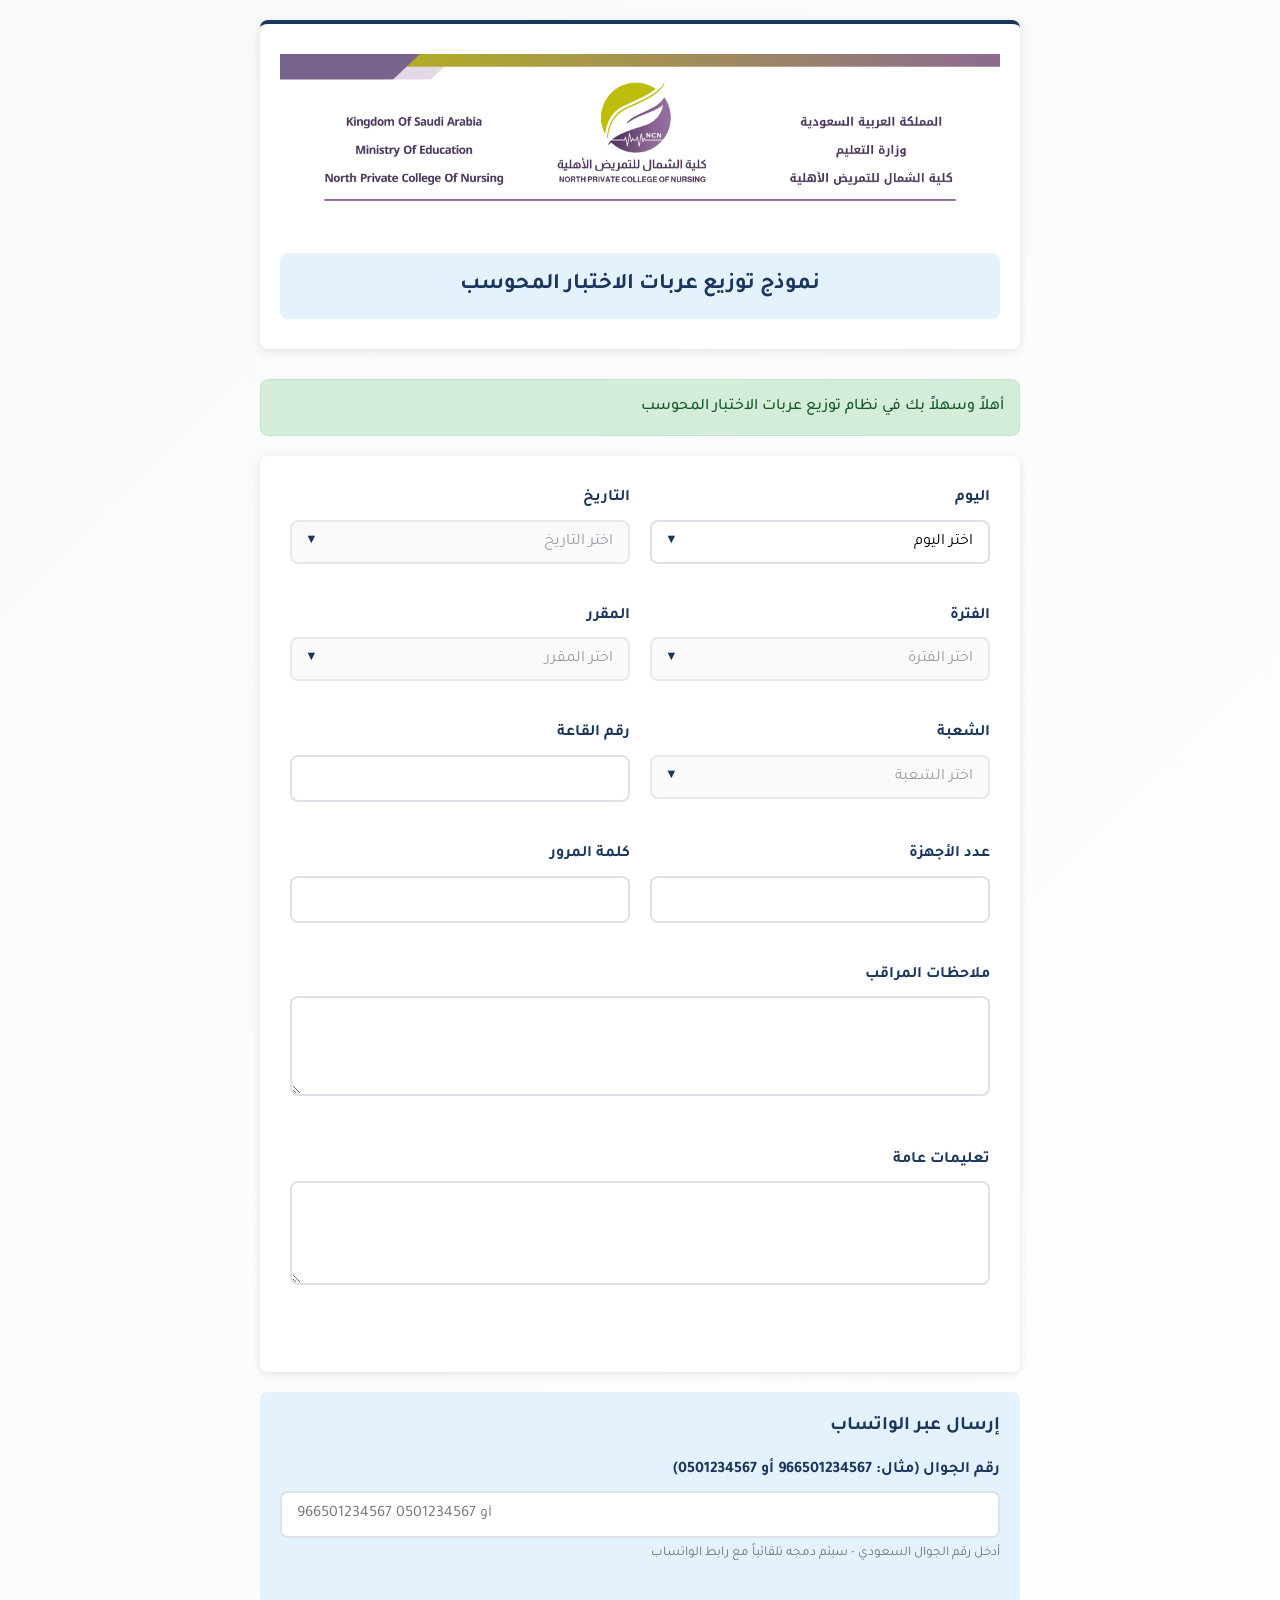
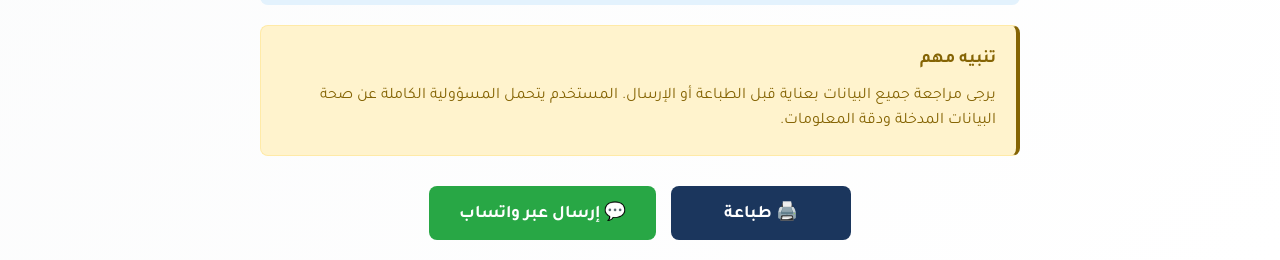
<file: form/index.html>
<!DOCTYPE html>
<html lang="ar" dir="rtl">
<head>
    <meta charset="UTF-8">
    <meta name="viewport" content="width=device-width, initial-scale=1.0">
    <title>نموذج توزيع عربات الاختبار المحوسب - كلية التمريض الشمالية</title>
    <link href="https://fonts.googleapis.com/css2?family=Tajawal:wght@400;500;700&display=swap" rel="stylesheet">
    <style>
        /* Design System Variables */
        :root {
            --ncn-primary: #1B365D;
            --ncn-secondary: #ffffff;
            --ncn-accent: #f8f9fa;
            --ncn-light-blue: #e3f2fd;
            --ncn-border: #dee2e6;
            --ncn-text: #212529;
            --ncn-text-muted: #6c757d;
            --ncn-success: #28a745;
            --ncn-danger: #dc3545;
            
            --font-family: 'Tajawal', 'Segoe UI', Arial, sans-serif;
            --border-radius: 8px;
            --shadow: 0 2px 10px rgba(0,0,0,0.1);
            --transition: all 0.3s ease;
        }

        * {
            margin: 0;
            padding: 0;
            box-sizing: border-box;
        }

        body {
            font-family: var(--font-family);
            line-height: 1.6;
            color: var(--ncn-text);
            background: linear-gradient(135deg, var(--ncn-accent) 0%, #ffffff 100%);
            min-height: 100vh;
            direction: rtl;
        }

        .container {
            max-width: 800px;
            margin: 0 auto;
            padding: 20px;
        }

        .header {
            text-align: center;
            background: var(--ncn-secondary);
            padding: 30px 20px;
            border-radius: var(--border-radius);
            box-shadow: var(--shadow);
            margin-bottom: 30px;
            border-top: 4px solid var(--ncn-primary);
        }



        .college-name {
            font-size: 1.8rem;
            font-weight: 700;
            color: var(--ncn-primary);
            margin-bottom: 5px;
        }



        .form-title {
            font-size: 1.4rem;
            font-weight: 600;
            color: var(--ncn-primary);
            margin-top: 20px;
            padding: 15px;
            background: var(--ncn-light-blue);
            border-radius: var(--border-radius);
        }

        .form-container {
            background: var(--ncn-secondary);
            padding: 30px;
            border-radius: var(--border-radius);
            box-shadow: var(--shadow);
            margin-bottom: 20px;
        }

        .form-grid {
            display: grid;
            grid-template-columns: repeat(auto-fit, minmax(300px, 1fr));
            gap: 20px;
            margin-bottom: 25px;
        }

        .form-group {
            margin-bottom: 20px;
        }

        .form-group.full-width {
            grid-column: 1 / -1;
        }

        .form-label {
            display: block;
            font-weight: 600;
            color: var(--ncn-primary);
            margin-bottom: 8px;
            font-size: 1rem;
        }

        .form-control {
            width: 100%;
            padding: 12px 15px;
            border: 2px solid var(--ncn-border);
            border-radius: var(--border-radius);
            font-size: 1rem;
            font-family: var(--font-family);
            transition: var(--transition);
            background: #ffffff;
        }

        .form-control:focus {
            outline: none;
            border-color: var(--ncn-primary);
            box-shadow: 0 0 0 3px rgba(27, 54, 93, 0.1);
        }

        .form-control:disabled {
            background: #f8f9fa;
            color: var(--ncn-text-muted);
            cursor: not-allowed;
        }

        .select-wrapper {
            position: relative;
        }

        .select-wrapper::after {
            content: '▼';
            position: absolute;
            left: 15px;
            top: 50%;
            transform: translateY(-50%);
            pointer-events: none;
            color: var(--ncn-primary);
            font-size: 0.8rem;
        }

        select.form-control {
            appearance: none;
            background: #ffffff;
            cursor: pointer;
            padding-left: 40px;
        }

        select.form-control:disabled {
            cursor: not-allowed;
        }

        textarea.form-control {
            resize: vertical;
            min-height: 100px;
        }

        .section-info {
            background: var(--ncn-light-blue);
            padding: 15px;
            border-radius: var(--border-radius);
            margin-top: 10px;
            border-right: 4px solid var(--ncn-primary);
        }

        .section-info h4 {
            color: var(--ncn-primary);
            margin-bottom: 8px;
            font-size: 1.1rem;
        }

        .info-grid {
            display: grid;
            grid-template-columns: repeat(auto-fit, minmax(150px, 1fr));
            gap: 10px;
        }

        .info-item {
            display: flex;
            align-items: center;
            gap: 5px;
        }

        .info-label {
            font-weight: 600;
            color: var(--ncn-primary);
        }

        .info-value {
            color: var(--ncn-text);
        }

        .buttons-container {
            display: flex;
            gap: 15px;
            justify-content: center;
            flex-wrap: wrap;
            margin-top: 30px;
        }

        .btn {
            padding: 15px 30px;
            border: none;
            border-radius: var(--border-radius);
            font-size: 1.1rem;
            font-weight: 600;
            font-family: var(--font-family);
            cursor: pointer;
            transition: var(--transition);
            display: flex;
            align-items: center;
            gap: 10px;
            text-decoration: none;
            min-width: 180px;
            justify-content: center;
        }

        .btn-primary {
            background: var(--ncn-primary);
            color: var(--ncn-secondary);
        }

        .btn-primary:hover {
            background: #0f2847;
            transform: translateY(-2px);
            box-shadow: var(--shadow);
        }

        .btn-success {
            background: var(--ncn-success);
            color: var(--ncn-secondary);
        }

        .btn-success:hover {
            background: #218838;
            transform: translateY(-2px);
            box-shadow: var(--shadow);
        }

        .btn:disabled {
            opacity: 0.6;
            cursor: not-allowed;
            transform: none;
        }

        .whatsapp-section {
            background: var(--ncn-light-blue);
            padding: 20px;
            border-radius: var(--border-radius);
            margin-bottom: 20px;
        }

        .alert {
            padding: 15px;
            border-radius: var(--border-radius);
            margin-bottom: 20px;
            font-weight: 500;
        }

        .alert-warning {
            background: #fff3cd;
            color: #856404;
            border: 1px solid #ffeaa7;
        }

        .alert-success {
            background: #d4edda;
            color: #155724;
            border: 1px solid #c3e6cb;
        }

        .alert-error {
            background: #f8d7da;
            color: #721c24;
            border: 1px solid #f5c6cb;
        }

        .responsibility-notice {
            background: #fff3cd;
            border: 1px solid #ffeaa7;
            border-radius: var(--border-radius);
            padding: 20px;
            margin-bottom: 20px;
            border-right: 4px solid #856404;
        }

        .responsibility-notice h4 {
            color: #856404;
            margin-bottom: 10px;
            font-size: 1.1rem;
        }

        .responsibility-notice p {
            color: #856404;
            margin: 0;
            line-height: 1.6;
        }

        @media (max-width: 768px) {
            .container {
                padding: 10px;
            }

            .form-container {
                padding: 20px;
            }

            .form-grid {
                grid-template-columns: 1fr;
            }

            .buttons-container {
                flex-direction: column;
                align-items: stretch;
            }

            .btn {
                min-width: auto;
            }

            .college-name {
                font-size: 1.5rem;
            }

            .form-title {
                font-size: 1.2rem;
            }
        }

        /* Print Styles */
        @media print {
            @page {
                size: A4;
                margin: 15mm;
            }
            body {
                background: white;
                color: black;
                font-size: 12pt;
                line-height: 1.4;
            }

            .container {
                max-width: none;
                padding: 0;
                margin: 0;
            }

            .buttons-container,
            .whatsapp-section,
            .alert {
                display: none !important;
            }

            .header {
                background: white;
                box-shadow: none;
                border: 2px solid var(--ncn-primary);
                margin-bottom: 15pt;
                page-break-after: avoid;
                padding: 15pt;
            }

            .header-image {
                max-height: 60pt !important;
                margin-bottom: 8pt !important;
            }

            .form-container {
                background: white;
                box-shadow: none;
                border: 1px solid #ddd;
                page-break-inside: avoid;
                padding: 15pt;
                margin: 0;
            }

            .form-control {
                border: 1px solid #333;
                background: white;
                padding: 6pt;
                min-height: 20pt;
                font-size: 10pt;
            }

            .form-label {
                color: black;
                font-weight: bold;
                font-size: 10pt;
                margin-bottom: 4pt;
            }

            .section-info {
                background: #f5f5f5;
                border: 1px solid #ddd;
                page-break-inside: avoid;
                padding: 10pt;
                margin: 10pt 0;
            }

            .form-group {
                margin-bottom: 10pt;
            }

            .form-grid {
                gap: 10pt;
            }

            .college-name {
                font-size: 14pt;
            }

            .form-title {
                font-size: 12pt;
                padding: 8pt;
            }

            .logo {
                animation: none;
            }

            .print-only {
                display: block !important;
            }

            .no-print {
                display: none !important;
            }
        }
    </style>
</head>
<body>
    <div class="container">
        <!-- Header -->
        <div class="header">
            <img src="https://nre-nec.github.io/pictures/header.png" alt="صورة الهيدر" class="header-image" style="max-width: 100%; height: auto; display: block; margin: 0 auto 20px auto;">
            <div class="form-title">نموذج توزيع عربات الاختبار المحوسب</div>
        </div>

        <!-- Alert Messages -->
        <div id="alertContainer"></div>

        <!-- Form -->
        <div class="form-container">
            <form id="examForm">
                <div class="form-grid">
                    <!-- Date and Time Selection -->
                    <div class="form-group">
                        <label class="form-label" for="day">اليوم</label>
                        <div class="select-wrapper">
                            <select class="form-control" id="day" required>
                                <option value="">اختر اليوم</option>
                                <option value="الأحد">الأحد</option>
                                <option value="الإثنين">الإثنين</option>
                                <option value="الثلاثاء">الثلاثاء</option>
                                <option value="الأربعاء">الأربعاء</option>
                                <option value="الخميس">الخميس</option>
                            </select>
                        </div>
                    </div>

                    <div class="form-group">
                        <label class="form-label" for="date">التاريخ</label>
                        <div class="select-wrapper">
                            <select class="form-control" id="date" required disabled>
                                <option value="">اختر التاريخ</option>
                            </select>
                        </div>
                    </div>

                    <div class="form-group">
                        <label class="form-label" for="period">الفترة</label>
                        <div class="select-wrapper">
                            <select class="form-control" id="period" required disabled>
                                <option value="">اختر الفترة</option>
                                <option value="الأولى">الأولى</option>
                                <option value="الثانية">الثانية</option>
                            </select>
                        </div>
                    </div>

                    <!-- Course Selection -->
                    <div class="form-group">
                        <label class="form-label" for="course">المقرر</label>
                        <div class="select-wrapper">
                            <select class="form-control" id="course" required disabled>
                                <option value="">اختر المقرر</option>
                            </select>
                        </div>
                    </div>

                    <div class="form-group">
                        <label class="form-label" for="section">الشعبة</label>
                        <div class="select-wrapper">
                            <select class="form-control" id="section" required disabled>
                                <option value="">اختر الشعبة</option>
                            </select>
                        </div>
                    </div>

                    <!-- Hall and Devices -->
                    <div class="form-group">
                        <label class="form-label" for="hallNumber">رقم القاعة</label>
                        <input type="text" class="form-control" id="hallNumber" required>
                    </div>

                    <div class="form-group">
                        <label class="form-label" for="deviceCount">عدد الأجهزة</label>
                        <input type="number" class="form-control" id="deviceCount" min="1" required>
                    </div>

                    <div class="form-group">
                        <label class="form-label" for="password">كلمة المرور</label>
                        <input type="password" class="form-control" id="password" required>
                    </div>

                    <!-- Text Areas -->
                    <div class="form-group full-width">
                        <label class="form-label" for="supervisorNotes">ملاحظات المراقب</label>
                        <textarea class="form-control" id="supervisorNotes" rows="3" required></textarea>
                    </div>

                    <div class="form-group full-width">
                        <label class="form-label" for="generalInstructions">تعليمات عامة</label>
                        <textarea class="form-control" id="generalInstructions" rows="4" required></textarea>
                    </div>
                </div>

                <!-- Section Information -->
                <div id="sectionInfo" class="section-info" style="display: none;">
                    <h4>معلومات الشعبة</h4>
                    <div class="info-grid">
                        <div class="info-item">
                            <span class="info-label">رمز المقرر:</span>
                            <span class="info-value" id="infoCourseCode">-</span>
                        </div>
                        <div class="info-item">
                            <span class="info-label">الجنس:</span>
                            <span class="info-value" id="infoGender">-</span>
                        </div>
                        <div class="info-item">
                            <span class="info-label">عدد المسجلين:</span>
                            <span class="info-value" id="infoCount">-</span>
                        </div>
                        <div class="info-item">
                            <span class="info-label">التوزيع المقترح:</span>
                            <span class="info-value" id="infoDistribution">-</span>
                        </div>

                    </div>
                </div>
            </form>
        </div>

        <!-- WhatsApp Section -->
        <div class="whatsapp-section no-print">
            <h3 style="color: var(--ncn-primary); margin-bottom: 15px; font-size: 1.2rem;">إرسال عبر الواتساب</h3>
            <div class="form-group">
                <label class="form-label" for="phoneNumber">رقم الجوال (مثال: 966501234567 أو 0501234567)</label>
                <input type="tel" class="form-control" id="phoneNumber" placeholder="966501234567 أو 0501234567">
                <small style="color: var(--ncn-text-muted); margin-top: 5px; display: block;">أدخل رقم الجوال السعودي - سيتم دمجه تلقائياً مع رابط الواتساب</small>
            </div>
        </div>

        <!-- User Responsibility Notice -->
        <div class="responsibility-notice no-print">
            <h4>تنبيه مهم</h4>
            <p>يرجى مراجعة جميع البيانات بعناية قبل الطباعة أو الإرسال. المستخدم يتحمل المسؤولية الكاملة عن صحة البيانات المدخلة ودقة المعلومات.</p>
        </div>

        <!-- Buttons -->
        <div class="buttons-container no-print">
            <button type="button" class="btn btn-primary" id="printBtn">
                <span>🖨️ طباعة</span>
            </button>
            <button type="button" class="btn btn-success" id="whatsappBtn">
                <span>💬 إرسال عبر واتساب</span>
            </button>
        </div>
    </div>

    <script>
        // Exam schedule data
        const examSchedule = {
            "الأحد|26/10/2025|الأولى": [
                {code: "NURS441", name: "ادارة التمريض نظري", section: 7102, gender: "اناث", count: 52, distribution: "A7=26, A8=26", evening: ""},
                {code: "NURS441", name: "ادارة التمريض نظري", section: 7106, gender: "اناث", count: 40, distribution: "B1=20, B2=20", evening: ""},
                {code: "NURS441", name: "ادارة التمريض نظري", section: 7122, gender: "ذكور", count: 26, distribution: "G1=26", evening: ""},
                {code: "NURS441", name: "ادارة التمريض نظري", section: 7126, gender: "ذكور", count: 59, distribution: "G2=30, G3=29", evening: ""},
                {code: "NURS441", name: "ادارة التمريض نظري", section: 7110, gender: "اناث", count: 26, distribution: "C6=26", evening: ""},
                {code: "NURS441", name: "ادارة التمريض نظري", section: 7113, gender: "اناث", count: 48, distribution: "C7=24, C8=24", evening: ""},
                {code: "NURS441", name: "ادارة التمريض نظري", section: 7117, gender: "اناث", count: 55, distribution: "D7=28, D8=27", evening: "مسائي"},
                {code: "NURS441", name: "ادارة التمريض نظري", section: 7130, gender: "ذكور", count: 35, distribution: "C8=35", evening: "مسائي"}
            ],
            "الأحد|26/10/2025|الثانية": [
                {code: "IC101", name: "مدخل الى الثقافة الاسلامية", section: 4104, gender: "اناث", count: 68, distribution: "A7=34, A8=34", evening: ""},
                {code: "IC101", name: "مدخل الى الثقافة الاسلامية", section: 4111, gender: "ذكور", count: 39, distribution: "G1=20, G2=19", evening: ""}
            ],
            "الإثنين|27/10/2025|الأولى": [
                {code: "PENG003", name: "اللغة الانجليزية تحضيري 3", section: 2113, gender: "اناث", count: 37, distribution: "D7=19, D8=18", evening: "مسائي"},
                {code: "PENG003", name: "اللغة الانجليزية تحضيري 3", section: 2121, gender: "اناث", count: 52, distribution: "D5=26, D6=26", evening: ""},
                {code: "PENG003", name: "اللغة الانجليزية تحضيري 3", section: 2101, gender: "اناث", count: 61, distribution: "F5=31, F6=30", evening: ""},
                {code: "PENG003", name: "اللغة الانجليزية تحضيري 3", section: 2106, gender: "ذكور", count: 61, distribution: "H4=31, H5=30", evening: ""}
            ],
            "الإثنين|27/10/2025|الثانية": [
                {code: "IC102", name: "الاسلام وبناء المجتمع", section: 7111, gender: "اناث", count: 45, distribution: "A7=23, A8=22", evening: ""},
                {code: "IC102", name: "الاسلام وبناء المجتمع", section: 7131, gender: "ذكور", count: 38, distribution: "G1=19, G2=19", evening: ""},
                {code: "IC102", name: "الاسلام وبناء المجتمع", section: 7103, gender: "اناث", count: 52, distribution: "F10=26, F9=26", evening: ""},
                {code: "IC102", name: "الاسلام وبناء المجتمع", section: 7119, gender: "اناث", count: 45, distribution: "F8=23, B6=22", evening: ""},
                {code: "IC102", name: "الاسلام وبناء المجتمع", section: 7127, gender: "ذكور", count: 31, distribution: "G3=31", evening: ""},
                {code: "IC102", name: "الاسلام وبناء المجتمع", section: 7107, gender: "اناث", count: 50, distribution: "B7=25, B8=25", evening: ""},
                {code: "IC102", name: "الاسلام وبناء المجتمع", section: 7123, gender: "ذكور", count: 39, distribution: "G5=20, G6=19", evening: ""},
                {code: "IC102", name: "الاسلام وبناء المجتمع", section: 7115, gender: "اناث", count: 45, distribution: "C2=23, C6=22", evening: ""}
            ],
            "الثلاثاء|28/10/2025|الأولى": [
                {code: "ARAB102", name: "التحرير العربي", section: 6109, gender: "ذكور", count: 62, distribution: "G1=31, G2=31", evening: ""},
                {code: "ARAB102", name: "التحرير العربي", section: 6103, gender: "اناث", count: 56, distribution: "D7=28, D8=28", evening: ""},
                {code: "ARAB102", name: "التحرير العربي", section: 6106, gender: "اناث", count: 54, distribution: "D5=27, D6=27", evening: ""}
            ],
            "الثلاثاء|28/10/2025|الثانية": [
                {code: "CHEM203", name: "الكيمياء الحيوية", section: 3104, gender: "اناث", count: 61, distribution: "A7=31, A8=30", evening: ""},
                {code: "CHEM203", name: "الكيمياء الحيوية", section: 3109, gender: "اناث", count: 44, distribution: "D6=22, D7=22", evening: ""},
                {code: "CHEM203", name: "الكيمياء الحيوية", section: 3114, gender: "ذكور", count: 31, distribution: "G1=31", evening: ""},
                {code: "CHEM203", name: "الكيمياء الحيوية", section: 3117, gender: "اناث", count: 30, distribution: "D7=30", evening: "مسائي"},
                {code: "CHEM203", name: "الكيمياء الحيوية", section: 3120, gender: "ذكور", count: 10, distribution: "C8=10", evening: "مسائي"}
            ],
            "الخميس|30/10/2025|الثانية": [
                {code: "PHYL281", name: "علم وظائف الاعضاء", section: 3102, gender: "اناث", count: 46, distribution: "A7=23, A8=23", evening: ""},
                {code: "PHYL281", name: "علم وظائف الاعضاء", section: 3107, gender: "اناث", count: 46, distribution: "D6=23, D7=23", evening: ""},
                {code: "PHYL281", name: "علم وظائف الاعضاء", section: 3125, gender: "اناث", count: 26, distribution: "B7=26", evening: ""},
                {code: "PHYL281", name: "علم وظائف الاعضاء", section: 3112, gender: "ذكور", count: 45, distribution: "G3=23, G4=22", evening: ""},
                {code: "PHYL281", name: "علم وظائف الاعضاء", section: 3119, gender: "اناث", count: 53, distribution: "C6=27, C7=26", evening: ""},
                {code: "PHYL281", name: "علم وظائف الاعضاء", section: 3121, gender: "ذكور", count: 18, distribution: "G7=18", evening: ""},
                {code: "PHYL281", name: "علم وظائف الاعضاء", section: 3122, gender: "اناث", count: 16, distribution: "D6=16", evening: "مسائي"}
            ],
            "الأحد|02/11/2025|الأولى": [
                {code: "ARAB101", name: "مهارات اللغة العربية", section: 3105, gender: "اناث", count: 54, distribution: "A7=27, A8=27", evening: ""},
                {code: "ARAB101", name: "مهارات اللغة العربية", section: 3115, gender: "ذكور", count: 49, distribution: "G1=25, G2=24", evening: ""},
                {code: "ARAB101", name: "مهارات اللغة العربية", section: 3110, gender: "اناث", count: 56, distribution: "B6=28, B7=28", evening: ""}
            ],
            "الأحد|02/11/2025|الثانية": [
                {code: "PHRM304", name: "علم الادوية 2", section: 5103, gender: "اناث", count: 51, distribution: "C8=26, C9=25", evening: ""},
                {code: "PHRM304", name: "علم الادوية 2", section: 5115, gender: "اناث", count: 29, distribution: "D6=29", evening: ""},
                {code: "PHRM304", name: "علم الادوية 2", section: 5118, gender: "ذكور", count: 20, distribution: "G1=20", evening: ""},
                {code: "PHRM304", name: "علم الادوية 2", section: 5126, gender: "اناث", count: 13, distribution: "B7=13", evening: "مسائي"},
                {code: "PHRM304", name: "علم الادوية 2", section: 5109, gender: "اناث", count: 48, distribution: "D8=24, B6=24", evening: ""},
                {code: "PHRM304", name: "علم الادوية 2", section: 5124, gender: "ذكور", count: 7, distribution: "G1=7", evening: ""},
                {code: "PHRM304", name: "علم الادوية 2", section: 5106, gender: "اناث", count: 44, distribution: "B7=22, B8=22", evening: ""},
                {code: "PHRM304", name: "علم الادوية 2", section: 5112, gender: "اناث", count: 45, distribution: "C7=23, C6=22", evening: ""},
                {code: "PHRM304", name: "علم الادوية 2", section: 5121, gender: "ذكور", count: 35, distribution: "G3=35", evening: ""}
            ],
            "الإثنين|03/11/2025|الأولى": [
                {code: "NURS331", name: "تمريض الامومة نظري", section: 6102, gender: "اناث", count: 27, distribution: "A7=27", evening: ""},
                {code: "NURS331", name: "تمريض الامومة نظري", section: 6105, gender: "اناث", count: 18, distribution: "A8=18", evening: ""},
                {code: "NURS331", name: "تمريض الامومة نظري", section: 6110, gender: "اناث", count: 35, distribution: "F9=35", evening: "مسائي"},
                {code: "NURS331", name: "تمريض الامومة نظري", section: 6108, gender: "ذكور", count: 48, distribution: "C8=24, C9=24", evening: "مسائي"}
            ],
            "الإثنين|03/11/2025|الثانية": [
                {code: "PHYS121", name: "فيزياء طبية", section: 2108, gender: "ذكور", count: 37, distribution: "G1=25, G2=12", evening: ""},
                {code: "PHYS121", name: "فيزياء طبية", section: 2116, gender: "اناث", count: 15, distribution: "A7=15", evening: ""},
                {code: "PHYS121", name: "فيزياء طبية", section: 2117, gender: "اناث", count: 9, distribution: "F10=9", evening: "مسائي"},
                {code: "PHYS121", name: "فيزياء طبية", section: 2102, gender: "اناث", count: 48, distribution: "C7=24, C8=24", evening: ""},
                {code: "PHYS121", name: "فيزياء طبية", section: 2119, gender: "ذكور", count: 10, distribution: "A7=10", evening: "مسائي"}
            ],
            "الثلاثاء|04/11/2025|الأولى": [
                {code: "NURS421", name: "تمريض صحة المجتمع نظري", section: 8101, gender: "اناث", count: 52, distribution: "A7=26, A8=26", evening: ""},
                {code: "NURS421", name: "تمريض صحة المجتمع نظري", section: 8105, gender: "اناث", count: 19, distribution: "C7=19", evening: ""},
                {code: "NURS421", name: "تمريض صحة المجتمع نظري", section: 8109, gender: "ذكور", count: 12, distribution: "G3=12", evening: ""},
                {code: "NURS421", name: "تمريض صحة المجتمع نظري", section: 8119, gender: "ذكور", count: 42, distribution: "C6=21, C7=21", evening: "مسائي"},
                {code: "NURS421", name: "تمريض صحة المجتمع نظري", section: 8117, gender: "اناث", count: 23, distribution: "D5=23", evening: "مسائي"}
            ],
            "الأربعاء|05/11/2025|الأولى": [
                {code: "NURS213", name: "اساسيات التمريض 2 نظري", section: 4101, gender: "اناث", count: 50, distribution: "C8=25, C9=25", evening: ""},
                {code: "NURS213", name: "اساسيات التمريض 2 نظري", section: 4107, gender: "ذكور", count: 50, distribution: "G8=25, H1=25", evening: ""},
                {code: "NURS213", name: "اساسيات التمريض 2 نظري", section: 4116, gender: "اناث", count: 44, distribution: "F7=22, F6=22", evening: ""},
                {code: "NURS213", name: "اساسيات التمريض 2 نظري", section: 4118, gender: "ذكور", count: 24, distribution: "G3=24", evening: ""},
                {code: "NURS213", name: "اساسيات التمريض 2 نظري", section: 4115, gender: "اناث", count: 50, distribution: "E8=25, E9=25", evening: ""}
            ],
            "الخميس|06/11/2025|الأولى": [
                {code: "NURS313", name: "تمريض عناية بالغين متقدم نظري", section: 6101, gender: "اناث", count: 37, distribution: "A7=19, A8=18", evening: ""},
                {code: "NURS313", name: "تمريض عناية بالغين متقدم نظري", section: 6104, gender: "اناث", count: 32, distribution: "C9=32", evening: ""},
                {code: "NURS313", name: "تمريض عناية بالغين متقدم نظري", section: 6107, gender: "ذكور", count: 40, distribution: "G1=20, G2=20", evening: ""},
                {code: "BIOL281", name: "علم الأحياء الدقيقه", section: 4102, gender: "اناث", count: 56, distribution: "D6=28, D7=28", evening: ""},
                {code: "BIOL281", name: "علم الأحياء الدقيقه", section: 4108, gender: "ذكور", count: 25, distribution: "G3=25", evening: ""},
                {code: "NURS313", name: "تمريض عناية بالغين متقدم نظري", section: 6112, gender: "اناث", count: 20, distribution: "D6=20", evening: "مسائي"},
                {code: "NURS313", name: "تمريض عناية بالغين متقدم نظري", section: 6111, gender: "ذكور", count: 45, distribution: "C8=23, C9=22", evening: "مسائي"}
            ]
        };

        // Get available dates for selected day
        function getAvailableDates(selectedDay) {
            const dates = new Set();
            Object.keys(examSchedule).forEach(key => {
                const [day, date, period] = key.split('|');
                if (day === selectedDay) {
                    dates.add(date);
                }
            });
            return Array.from(dates).sort();
        }

        // Get available periods for selected day and date
        function getAvailablePeriods(selectedDay, selectedDate) {
            const periods = new Set();
            Object.keys(examSchedule).forEach(key => {
                const [day, date, period] = key.split('|');
                if (day === selectedDay && date === selectedDate) {
                    periods.add(period);
                }
            });
            return Array.from(periods);
        }

        // Get available courses for selected combination
        function getAvailableCourses(selectedDay, selectedDate, selectedPeriod) {
            const key = `${selectedDay}|${selectedDate}|${selectedPeriod}`;
            const courses = examSchedule[key] || [];
            
            const uniqueCourses = new Map();
            courses.forEach(course => {
                const courseKey = `${course.code}|${course.name}`;
                if (!uniqueCourses.has(courseKey)) {
                    uniqueCourses.set(courseKey, course);
                }
            });
            
            return Array.from(uniqueCourses.values());
        }

        // Get available sections for selected course
        function getAvailableSections(selectedDay, selectedDate, selectedPeriod, selectedCourseCode) {
            const key = `${selectedDay}|${selectedDate}|${selectedPeriod}`;
            const courses = examSchedule[key] || [];
            
            return courses.filter(course => course.code === selectedCourseCode);
        }

        // DOM elements
        const daySelect = document.getElementById('day');
        const dateSelect = document.getElementById('date');
        const periodSelect = document.getElementById('period');
        const courseSelect = document.getElementById('course');
        const sectionSelect = document.getElementById('section');
        const sectionInfo = document.getElementById('sectionInfo');
        const printBtn = document.getElementById('printBtn');
        const whatsappBtn = document.getElementById('whatsappBtn');
        const alertContainer = document.getElementById('alertContainer');

        // Helper function to show alerts
        function showAlert(message, type = 'info') {
            const alertDiv = document.createElement('div');
            alertDiv.className = `alert alert-${type}`;
            alertDiv.textContent = message;
            
            alertContainer.innerHTML = '';
            alertContainer.appendChild(alertDiv);
            
            setTimeout(() => {
                alertDiv.remove();
            }, 5000);
        }

        // Event listeners
        daySelect.addEventListener('change', function() {
            const selectedDay = this.value;
            
            // Reset subsequent dropdowns
            dateSelect.innerHTML = '<option value="">اختر التاريخ</option>';
            periodSelect.innerHTML = '<option value="">اختر الفترة</option>';
            courseSelect.innerHTML = '<option value="">اختر المقرر</option>';
            sectionSelect.innerHTML = '<option value="">اختر الشعبة</option>';
            sectionInfo.style.display = 'none';
            
            if (selectedDay) {
                // Enable and populate dates
                const dates = getAvailableDates(selectedDay);
                dates.forEach(date => {
                    const option = document.createElement('option');
                    option.value = date;
                    option.textContent = date;
                    dateSelect.appendChild(option);
                });
                dateSelect.disabled = false;
            } else {
                dateSelect.disabled = true;
                periodSelect.disabled = true;
                courseSelect.disabled = true;
                sectionSelect.disabled = true;
            }
        });

        dateSelect.addEventListener('change', function() {
            const selectedDay = daySelect.value;
            const selectedDate = this.value;
            
            // Reset subsequent dropdowns
            periodSelect.innerHTML = '<option value="">اختر الفترة</option>';
            courseSelect.innerHTML = '<option value="">اختر المقرر</option>';
            sectionSelect.innerHTML = '<option value="">اختر الشعبة</option>';
            sectionInfo.style.display = 'none';
            
            if (selectedDate) {
                // Enable and populate periods
                const periods = getAvailablePeriods(selectedDay, selectedDate);
                periods.forEach(period => {
                    const option = document.createElement('option');
                    option.value = period;
                    option.textContent = period;
                    periodSelect.appendChild(option);
                });
                periodSelect.disabled = false;
            } else {
                periodSelect.disabled = true;
                courseSelect.disabled = true;
                sectionSelect.disabled = true;
            }
        });

        periodSelect.addEventListener('change', function() {
            const selectedDay = daySelect.value;
            const selectedDate = dateSelect.value;
            const selectedPeriod = this.value;
            
            // Reset subsequent dropdowns
            courseSelect.innerHTML = '<option value="">اختر المقرر</option>';
            sectionSelect.innerHTML = '<option value="">اختر الشعبة</option>';
            sectionInfo.style.display = 'none';
            
            if (selectedPeriod) {
                // Enable and populate courses
                const courses = getAvailableCourses(selectedDay, selectedDate, selectedPeriod);
                courses.forEach(course => {
                    const option = document.createElement('option');
                    option.value = course.code;
                    option.textContent = `${course.code} - ${course.name}`;
                    courseSelect.appendChild(option);
                });
                courseSelect.disabled = false;
            } else {
                courseSelect.disabled = true;
                sectionSelect.disabled = true;
            }
        });

        courseSelect.addEventListener('change', function() {
            const selectedDay = daySelect.value;
            const selectedDate = dateSelect.value;
            const selectedPeriod = periodSelect.value;
            const selectedCourseCode = this.value;
            
            // Reset subsequent dropdowns
            sectionSelect.innerHTML = '<option value="">اختر الشعبة</option>';
            sectionInfo.style.display = 'none';
            
            if (selectedCourseCode) {
                // Enable and populate sections
                const sections = getAvailableSections(selectedDay, selectedDate, selectedPeriod, selectedCourseCode);
                sections.forEach(section => {
                    const option = document.createElement('option');
                    option.value = section.section;
                    option.textContent = `الشعبة ${section.section} - ${section.gender} (${section.count} طالب${section.count > 10 ? 'اً' : ''})`;
                    option.dataset.sectionData = JSON.stringify(section);
                    sectionSelect.appendChild(option);
                });
                sectionSelect.disabled = false;
            } else {
                sectionSelect.disabled = true;
            }
        });

        sectionSelect.addEventListener('change', function() {
            if (this.value) {
                const selectedOption = this.options[this.selectedIndex];
                const sectionData = JSON.parse(selectedOption.dataset.sectionData);
                
                // Update section information
                document.getElementById('infoCourseCode').textContent = sectionData.code;
                document.getElementById('infoGender').textContent = sectionData.gender;
                document.getElementById('infoCount').textContent = sectionData.count;
                document.getElementById('infoDistribution').textContent = sectionData.distribution;

                
                sectionInfo.style.display = 'block';
            } else {
                sectionInfo.style.display = 'none';
            }
        });

        // Print functionality
        printBtn.addEventListener('click', function() {
            // Validate required fields
            const requiredFields = ['day', 'date', 'period', 'course', 'section', 'hallNumber', 'deviceCount', 'password', 'supervisorNotes', 'generalInstructions'];
            const missingFields = [];
            
            requiredFields.forEach(fieldId => {
                const field = document.getElementById(fieldId);
                if (!field.value.trim()) {
                    missingFields.push(field.previousElementSibling.textContent);
                }
            });
            
            if (missingFields.length > 0) {
                showAlert(`يرجى إكمال الحقول التالية: ${missingFields.join(', ')}`, 'error');
                return;
            }
            
            // Print directly
            window.print();
        });

        // WhatsApp functionality
        whatsappBtn.addEventListener('click', function() {
            const phoneNumber = document.getElementById('phoneNumber').value.trim();
            
            if (!phoneNumber) {
                showAlert('يرجى إدخال رقم الجوال أولاً', 'warning');
                return;
            }
            
            // Clean phone number (remove spaces, dashes, etc.)
            const cleanedPhone = phoneNumber.replace(/\D/g, '');
            
            // Validate phone number format
            if (!/^966[0-9]{9}$/.test(cleanedPhone) && !/^[0-9]{9,10}$/.test(cleanedPhone)) {
                showAlert('يرجى إدخال رقم جوال صحيح (مثال: 966501234567 أو 501234567)', 'error');
                return;
            }
            
            // Format phone number - ensure it starts with 966
            let formattedPhone = cleanedPhone;
            if (!formattedPhone.startsWith('966')) {
                // If starts with 0, remove it
                if (formattedPhone.startsWith('0')) {
                    formattedPhone = formattedPhone.substring(1);
                }
                formattedPhone = '966' + formattedPhone;
            }
            
            // Validate required fields
            const requiredFields = ['day', 'date', 'period', 'course', 'section', 'hallNumber', 'deviceCount', 'supervisorNotes', 'generalInstructions'];
            const missingFields = [];
            
            requiredFields.forEach(fieldId => {
                const field = document.getElementById(fieldId);
                if (!field.value.trim()) {
                    missingFields.push(field.previousElementSibling.textContent);
                }
            });
            
            if (missingFields.length > 0) {
                showAlert(`يرجى إكمال الحقول التالية: ${missingFields.join(', ')}`, 'error');
                return;
            }
            
            // Create WhatsApp message
            const message = createWhatsAppMessage();
            
            // Build WhatsApp URL
            const whatsappUrl = `https://wa.me/${formattedPhone}?text=${encodeURIComponent(message)}`;
            
            // Open WhatsApp in new tab
            window.open(whatsappUrl, '_blank');
        });

        function createWhatsAppMessage() {
            const day = document.getElementById('day').value;
            const date = document.getElementById('date').value;
            const period = document.getElementById('period').value;
            const courseText = document.getElementById('course').options[document.getElementById('course').selectedIndex].text;
            const sectionText = document.getElementById('section').options[document.getElementById('section').selectedIndex].text;
            const hallNumber = document.getElementById('hallNumber').value;
            const deviceCount = document.getElementById('deviceCount').value;
            const supervisorNotes = document.getElementById('supervisorNotes').value;
            const generalInstructions = document.getElementById('generalInstructions').value;
            
            let message = `📋 *نموذج توزيع عربات الاختبار المحوسب*\n`;
            message += `🏛️ *كلية التمريض الشمالية*\n\n`;
            message += `📅 *تفاصيل الاختبار:*\n`;
            message += `• اليوم: ${day}\n`;
            message += `• التاريخ: ${date}\n`;
            message += `• الفترة: ${period}\n`;
            message += `• المقرر: ${courseText}\n`;
            message += `• الشعبة: ${sectionText}\n\n`;
            message += `🏛️ *تفاصيل القاعة:*\n`;
            message += `• رقم القاعة: ${hallNumber}\n`;
            message += `• عدد الأجهزة: ${deviceCount}\n\n`;
            
            if (supervisorNotes) {
                message += `📝 *ملاحظات المراقب:*\n${supervisorNotes}\n\n`;
            }
            
            if (generalInstructions) {
                message += `📋 *التعليمات العامة:*\n${generalInstructions}\n\n`;
            }
            
            message += `⏰ تم إنشاء هذا النموذج في: ${new Date().toLocaleString('ar-SA')}\n`;
            message += `📱 تم إنشاؤه بواسطة نظام كلية التمريض الشمالية`;
            
            return message;
        }

        // Initialize form
        document.addEventListener('DOMContentLoaded', function() {
            showAlert('أهلاً وسهلاً بك في نظام توزيع عربات الاختبار المحوسب', 'success');
        });
    </script>
</body>
</html>
</file>
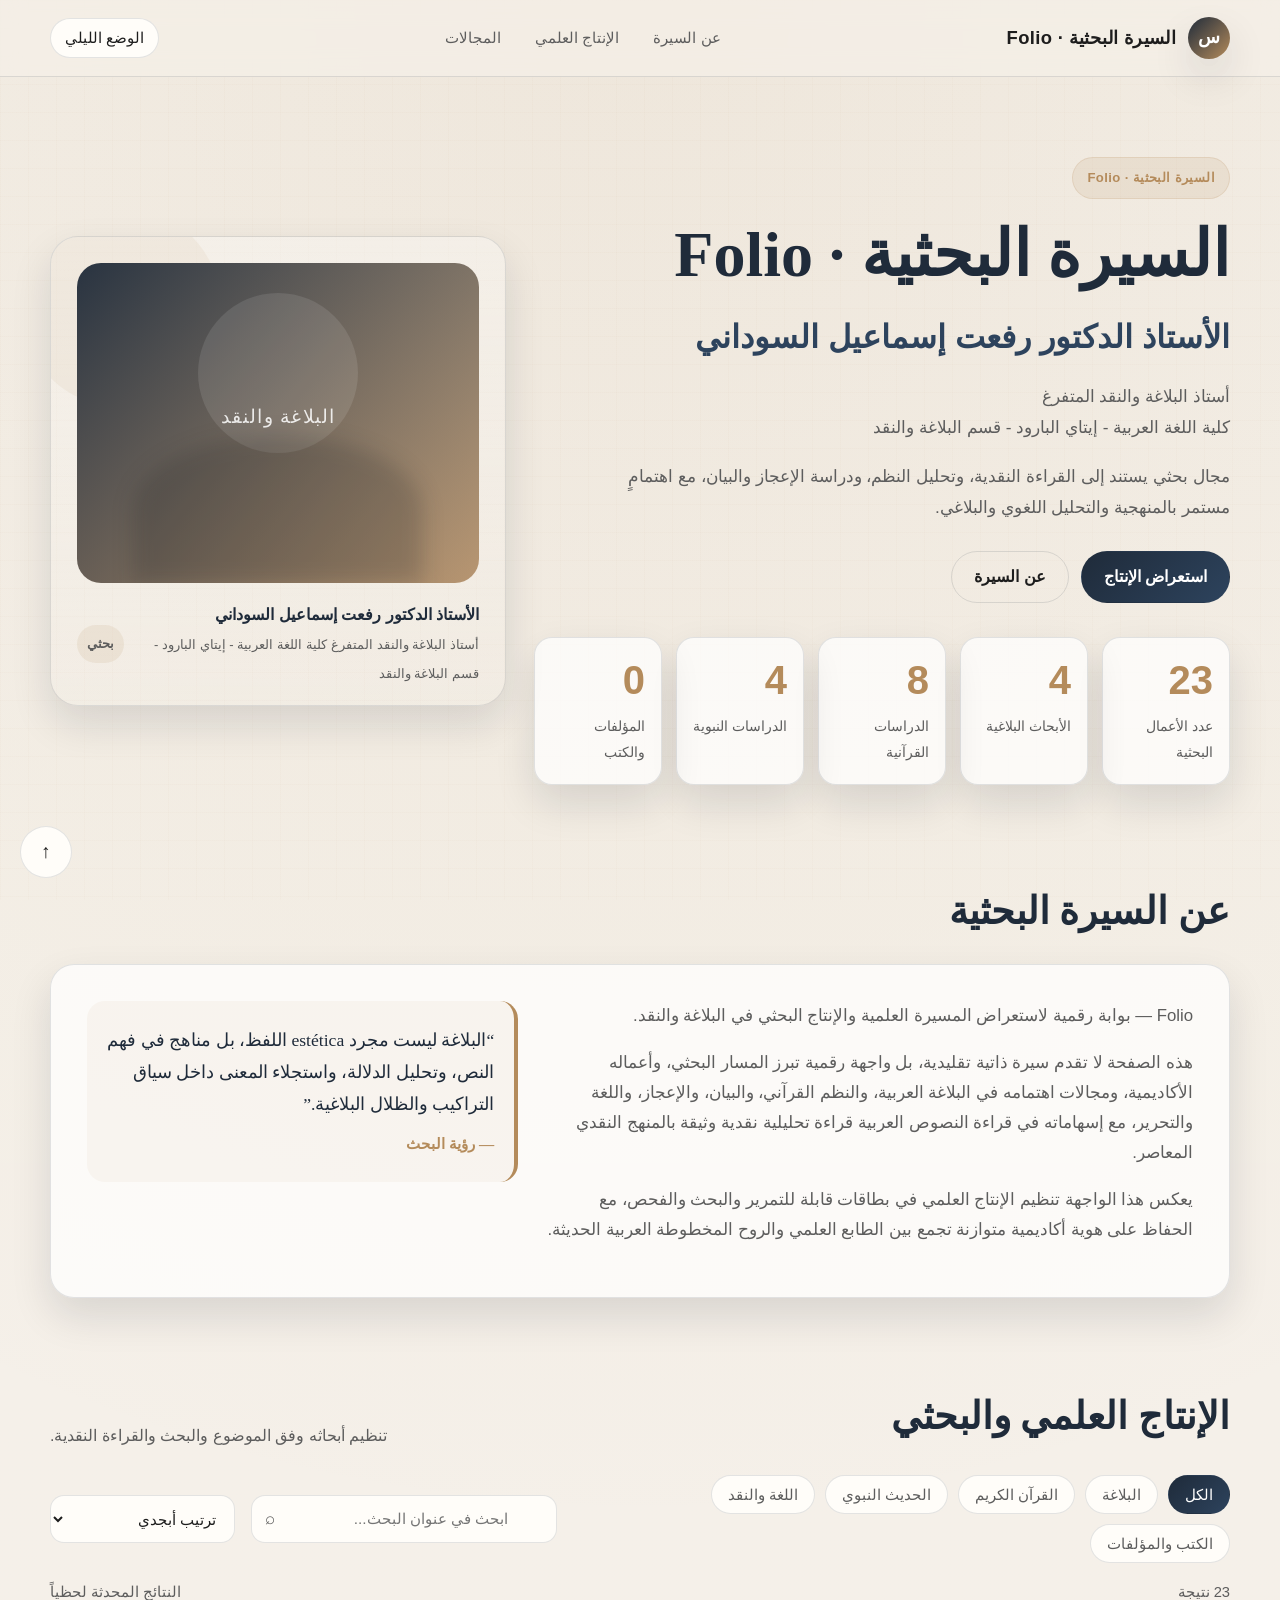
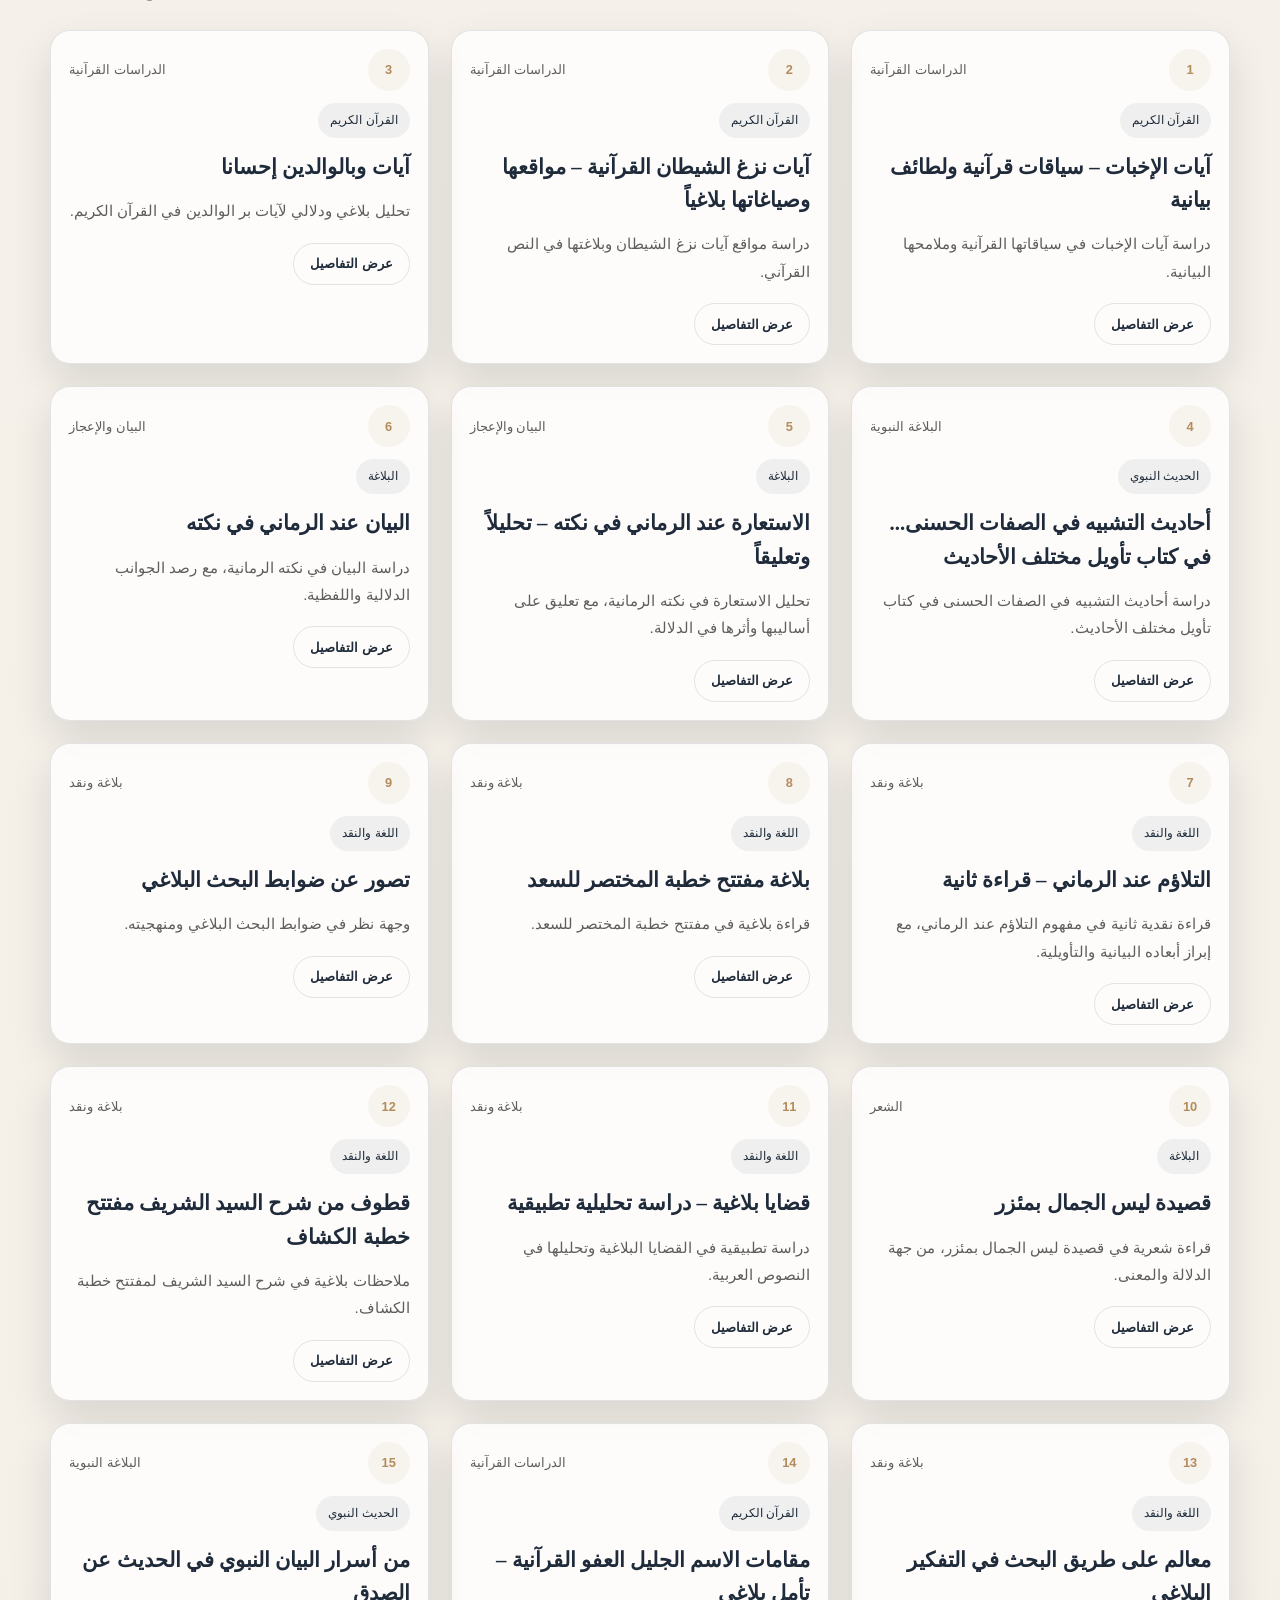
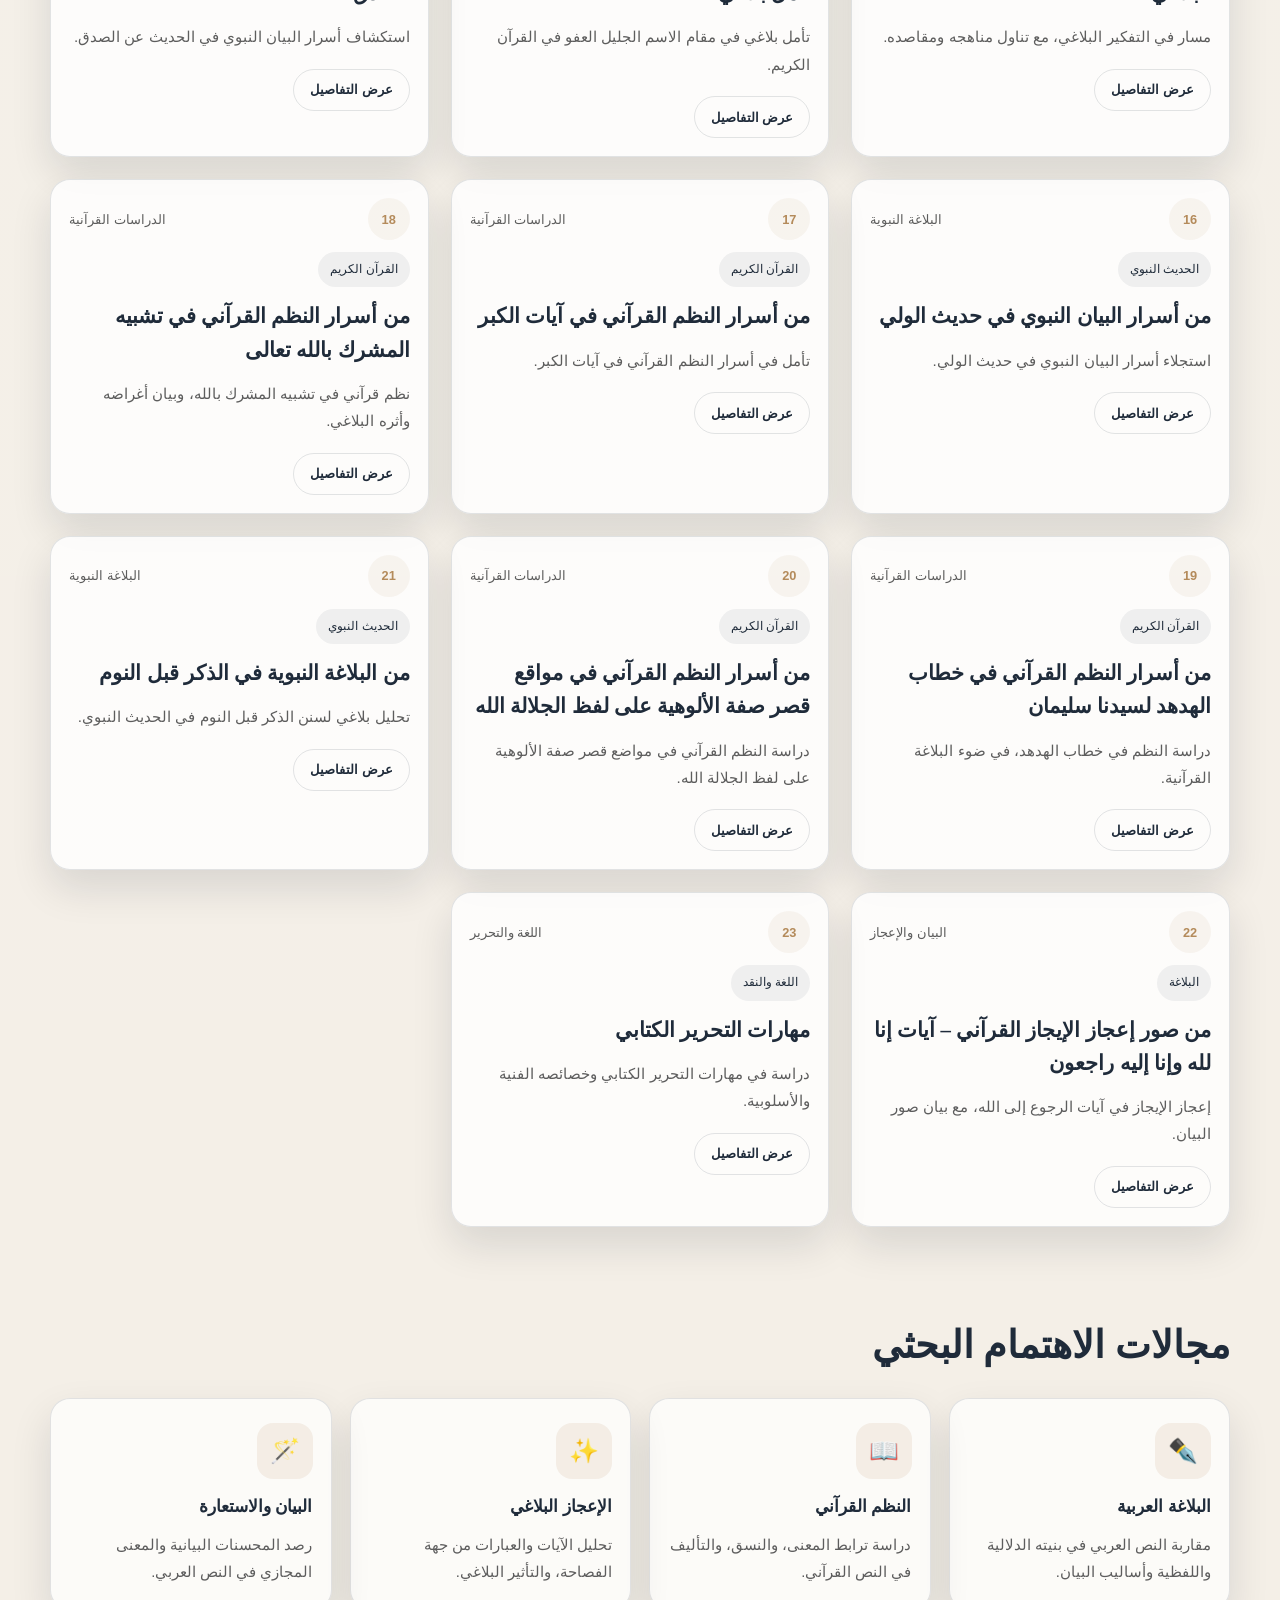
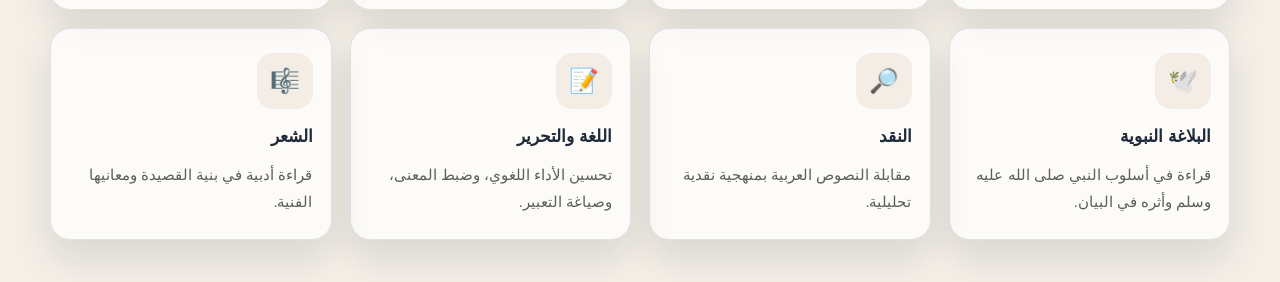
<file: research-folio.html>
<!DOCTYPE html>
<html lang="ar" dir="rtl">
  <head>
    <meta charset="UTF-8" />
    <meta name="viewport" content="width=device-width, initial-scale=1.0" />
    <meta
      name="description"
      content="السيرة البحثية · Folio للأستاذ الدكتور رفعت إسماعيل السوداني، أستاذ البلاغة والنقد المتفرغ، كلية اللغة العربية - إيتاي البارود - قسم البلاغة والنقد."
    />
    <title>السيرة البحثية · Folio</title>
    <style>
      :root {
        --bg: #f4efe7;
        --surface: rgba(255, 255, 255, 0.72);
        --surface-strong: #fffdf9;
        --card: rgba(255, 255, 255, 0.8);
        --card-2: #f8f3eb;
        --primary: #1f2b3a;
        --primary-2: #2d435d;
        --accent: #b48b5b;
        --accent-soft: rgba(180, 139, 91, 0.12);
        --text: #1d1d1d;
        --muted: #5d5d5d;
        --line: rgba(31, 43, 58, 0.12);
        --shadow: 0 18px 40px rgba(18, 28, 39, 0.12);
        --success: #1b5e59;
      }

      body.dark-mode {
        --bg: #101821;
        --surface: rgba(20, 30, 39, 0.72);
        --surface-strong: #14212d;
        --card: rgba(18, 28, 38, 0.84);
        --card-2: #1a2a36;
        --primary: #e7ddd0;
        --primary-2: #d2b79f;
        --accent: #d3a76d;
        --accent-soft: rgba(211, 167, 109, 0.12);
        --text: #edf3f7;
        --muted: #b5c0c8;
        --line: rgba(219, 223, 230, 0.12);
        --shadow: 0 20px 45px rgba(0, 0, 0, 0.45);
        --success: #9ad0c6;
      }

      * {
        box-sizing: border-box;
      }

      html {
        scroll-behavior: smooth;
      }

      body {
        margin: 0;
        font-family: "Tahoma", "Segoe UI", "Arial", sans-serif;
        background:
          radial-gradient(circle at top, rgba(180, 139, 91, 0.1), transparent 30%),
          linear-gradient(180deg, rgba(255, 255, 255, 0.12), transparent),
          var(--bg);
        color: var(--text);
        line-height: 1.8;
        transition: background 0.25s ease, color 0.25s ease;
      }

      body::before {
        content: "";
        position: fixed;
        inset: 0;
        background-image:
          linear-gradient(rgba(180, 139, 91, 0.02) 1px, transparent 1px),
          linear-gradient(90deg, rgba(180, 139, 91, 0.02) 1px, transparent 1px);
        background-size: 28px 28px;
        pointer-events: none;
      }

      a {
        color: inherit;
        text-decoration: none;
      }

      img {
        max-width: 100%;
      }

      .container {
        width: min(1180px, calc(100% - 32px));
        margin: 0 auto;
      }

      .site-header {
        position: sticky;
        top: 0;
        z-index: 100;
        backdrop-filter: blur(12px);
        background: rgba(244, 239, 231, 0.75);
        border-bottom: 1px solid var(--line);
        transition: background 0.25s ease;
      }

      body.dark-mode .site-header {
        background: rgba(16, 24, 33, 0.75);
      }

      .nav-wrap {
        display: flex;
        align-items: center;
        justify-content: space-between;
        gap: 18px;
        min-height: 76px;
      }

      .brand {
        display: flex;
        align-items: center;
        gap: 12px;
        font-weight: 700;
        font-size: 1.15rem;
        letter-spacing: 0.02em;
      }

      .brand-mark {
        width: 42px;
        height: 42px;
        border-radius: 50%;
        display: grid;
        place-items: center;
        background: linear-gradient(135deg, var(--primary), var(--accent));
        color: #fff;
        font-size: 1.1rem;
        box-shadow: var(--shadow);
      }

      .nav-links {
        display: flex;
        align-items: center;
        gap: 10px;
        flex-wrap: wrap;
      }

      .nav-links a,
      .toolbar button,
      .filter-button,
      .card-button,
      .modal-close,
      .to-top {
        transition: all 0.2s ease;
      }

      .nav-links a {
        padding: 10px 12px;
        border-radius: 999px;
        color: var(--muted);
        font-size: 0.95rem;
      }

      .nav-links a:hover,
      .nav-links a:focus-visible {
        background: var(--accent-soft);
        color: var(--primary);
        outline: none;
      }

      .toolbar {
        display: flex;
        align-items: center;
        gap: 10px;
      }

      .toolbar button,
      .to-top {
        border: 1px solid var(--line);
        background: var(--surface-strong);
        color: var(--text);
        border-radius: 999px;
        cursor: pointer;
      }

      .toolbar button {
        padding: 10px 14px;
        font-size: 0.95rem;
      }

      .toolbar button:hover,
      .toolbar button:focus-visible,
      .to-top:hover,
      .to-top:focus-visible {
        transform: translateY(-1px);
        box-shadow: var(--shadow);
        outline: none;
      }

      main {
        position: relative;
        z-index: 1;
      }

      .hero {
        padding: 80px 0 50px;
      }

      .hero-shell {
        display: grid;
        grid-template-columns: 1.45fr 0.95fr;
        gap: 28px;
        align-items: center;
      }

      .eyebrow {
        display: inline-flex;
        align-items: center;
        gap: 10px;
        background: var(--accent-soft);
        border: 1px solid rgba(180, 139, 91, 0.18);
        color: var(--accent);
        border-radius: 999px;
        padding: 8px 14px;
        font-size: 0.82rem;
        font-weight: 700;
        letter-spacing: 0.03em;
      }

      .hero h1 {
        margin: 18px 0 16px;
        font-family: "Georgia", "Times New Roman", serif;
        font-size: clamp(2.2rem, 5vw, 4.3rem);
        line-height: 1.2;
        color: var(--primary);
      }

      .hero h2 {
        margin: 0 0 14px;
        font-size: clamp(1.3rem, 2.5vw, 2rem);
        color: var(--primary-2);
        font-weight: 700;
      }

      .lead {
        width: min(640px, 100%);
        color: var(--muted);
        font-size: 1.08rem;
      }

      .hero-actions {
        display: flex;
        flex-wrap: wrap;
        gap: 12px;
        margin-top: 28px;
      }

      .primary-btn,
      .secondary-btn {
        display: inline-flex;
        align-items: center;
        justify-content: center;
        min-height: 52px;
        padding: 0 22px;
        border-radius: 999px;
        border: 1px solid transparent;
        font-weight: 700;
        cursor: pointer;
      }

      .primary-btn {
        background: linear-gradient(135deg, var(--primary), var(--primary-2));
        color: #fff;
      }

      .secondary-btn {
        background: transparent;
        border-color: var(--line);
        color: var(--text);
      }

      .stat-grid {
        display: grid;
        grid-template-columns: repeat(5, minmax(120px, 1fr));
        gap: 14px;
        margin-top: 34px;
      }

      .stat-card {
        background: var(--surface);
        border: 1px solid var(--line);
        border-radius: 18px;
        box-shadow: var(--shadow);
        padding: 18px 16px;
        min-height: 130px;
      }

      .stat-value {
        font-size: clamp(1.8rem, 4vw, 2.5rem);
        font-weight: 800;
        color: var(--accent);
        line-height: 1.2;
      }

      .stat-label {
        margin-top: 10px;
        font-size: 0.9rem;
        color: var(--muted);
      }

      .profile-card {
        padding: 26px 26px 18px;
        border-radius: 28px;
        background: linear-gradient(180deg, rgba(255, 255, 255, 0.3), rgba(255,255,255,0.06));
        border: 1px solid var(--line);
        box-shadow: var(--shadow);
        position: relative;
        overflow: hidden;
      }

      .profile-card::before {
        content: "";
        position: absolute;
        width: 200px;
        height: 200px;
        inset: -30px auto auto -30px;
        background: rgba(180, 139, 91, 0.08);
        border-radius: 50%;
      }

      .profile-orb {
        position: relative;
        width: 100%;
        min-height: 320px;
        border-radius: 24px;
        background:
          linear-gradient(135deg, rgba(31, 43, 58, 0.95), rgba(180, 139, 91, 0.55)),
          linear-gradient(180deg, #d8cab9, #bca38c);
        display: flex;
        align-items: end;
        justify-content: center;
        overflow: hidden;
      }

      .profile-orb::before {
        content: "";
        position: absolute;
        width: 160px;
        height: 160px;
        background: rgba(255, 255, 255, 0.1);
        border-radius: 50%;
        top: 30px;
        left: 50%;
        transform: translateX(-50%);
      }

      .profile-orb::after {
        content: "البلاغة والنقد";
        position: absolute;
        left: 50%;
        top: 48%;
        transform: translate(-50%, -50%);
        color: rgba(255,255,255,0.85);
        font-size: 1.2rem;
        letter-spacing: 0.06em;
      }

      .profile-shadow {
        position: absolute;
        bottom: 0;
        width: 72%;
        height: 46%;
        border-radius: 50% 50% 0 0;
        background: rgba(17, 24, 31, 0.18);
        filter: blur(10px);
      }

      .profile-caption {
        position: relative;
        display: flex;
        justify-content: space-between;
        align-items: center;
        margin-top: 18px;
        gap: 12px;
      }

      .profile-caption strong {
        display: block;
        font-size: 1rem;
        color: var(--primary);
      }

      .profile-caption span {
        color: var(--muted);
        font-size: 0.82rem;
      }

      .mini-tag {
        display: inline-block;
        padding: 7px 10px;
        border-radius: 999px;
        background: var(--accent-soft);
        color: var(--accent);
        font-weight: 700;
        font-size: 0.8rem;
      }

      section {
        padding: 42px 0;
      }

      .section-head {
        display: flex;
        justify-content: space-between;
        align-items: end;
        gap: 16px;
        margin-bottom: 18px;
      }

      .section-head h3 {
        margin: 0;
        font-family: "Georgia", "Times New Roman", serif;
        font-size: clamp(1.7rem, 3vw, 2.4rem);
        color: var(--primary);
      }

      .section-head p {
        margin: 0;
        color: var(--muted);
      }

      .about-panel {
        background: var(--surface);
        border: 1px solid var(--line);
        border-radius: 24px;
        box-shadow: var(--shadow);
        padding: clamp(22px, 5vw, 36px);
      }

      .about-grid {
        display: grid;
        grid-template-columns: 1.2fr 0.8fr;
        gap: 28px;
        align-items: start;
      }

      .about-panel p {
        margin: 0 0 16px;
        color: var(--muted);
        font-size: 1.05rem;
      }

      .about-quote {
        padding: 24px 20px;
        border-right: 4px solid var(--accent);
        background: rgba(180, 139, 91, 0.06);
        border-radius: 18px;
        color: var(--primary);
        font-family: "Georgia", "Times New Roman", serif;
        font-size: 1.1rem;
      }

      .about-quote strong {
        display: block;
        margin-top: 10px;
        color: var(--accent);
        font-size: 0.95rem;
      }

      .filter-panel {
        display: grid;
        grid-template-columns: 1.5fr 0.7fr auto;
        gap: 16px;
        align-items: center;
        margin-top: 24px;
      }

      .switcher {
        display: flex;
        flex-wrap: wrap;
        gap: 10px;
      }

      .filter-button {
        padding: 10px 16px;
        border: 1px solid var(--line);
        border-radius: 999px;
        background: var(--surface-strong);
        color: var(--muted);
        cursor: pointer;
        font-size: 0.92rem;
      }

      .filter-button.active {
        background: linear-gradient(135deg, var(--primary), var(--primary-2));
        border-color: transparent;
        color: white;
      }

      .search-box {
        position: relative;
      }

      .search-box input {
        width: 100%;
        min-height: 48px;
        border-radius: 14px;
        border: 1px solid var(--line);
        background: var(--surface-strong);
        color: var(--text);
        padding: 0 48px 0 16px;
        font-size: 0.96rem;
      }

      .search-box input:focus {
        outline: 2px solid rgba(180, 139, 91, 0.24);
        border-color: rgba(180, 139, 91, 0.3);
      }

      .search-box span {
        position: absolute;
        inset-inline-end: 14px;
        top: 50%;
        transform: translateY(-50%);
        color: var(--muted);
        font-size: 1.05rem;
      }

      .sort-box {
        min-width: 180px;
      }

      .sort-box select {
        width: 100%;
        min-height: 48px;
        border-radius: 14px;
        border: 1px solid var(--line);
        background: var(--surface-strong);
        color: var(--text);
        padding: 0 14px;
        font-size: 0.96rem;
      }

      .result-meta {
        display: flex;
        justify-content: space-between;
        align-items: center;
        gap: 12px;
        margin-top: 16px;
        color: var(--muted);
        font-size: 0.92rem;
      }

      .results-grid {
        display: grid;
        grid-template-columns: repeat(3, minmax(0, 1fr));
        gap: 22px;
        margin-top: 24px;
      }

      .research-card {
        background: var(--card);
        border: 1px solid var(--line);
        border-radius: 20px;
        box-shadow: var(--shadow);
        overflow: hidden;
        cursor: pointer;
        transition: transform 0.22s ease, box-shadow 0.22s ease, border-color 0.22s ease;
      }

      .research-card:hover,
      .research-card:focus-visible {
        transform: translateY(-4px);
        box-shadow: 0 22px 42px rgba(18, 28, 39, 0.18);
        border-color: rgba(180, 139, 91, 0.22);
        outline: none;
      }

      .card-top {
        display: flex;
        align-items: center;
        justify-content: space-between;
        padding: 18px 18px 12px;
        color: var(--muted);
        font-size: 0.8rem;
      }

      .card-number {
        width: 42px;
        height: 42px;
        border-radius: 50%;
        display: grid;
        place-items: center;
        background: rgba(180, 139, 91, 0.08);
        color: var(--accent);
        font-weight: 700;
      }

      .card-body {
        padding: 0 18px 18px;
      }

      .tag {
        display: inline-flex;
        align-items: center;
        padding: 7px 12px;
        border-radius: 999px;
        background: rgba(31, 43, 58, 0.06);
        color: var(--primary);
        font-size: 0.74rem;
        margin-bottom: 12px;
      }

      body.dark-mode .tag {
        background: rgba(255, 255, 255, 0.06);
      }

      .research-card h4 {
        margin: 0 0 14px;
        font-family: "Georgia", "Times New Roman", serif;
        font-size: 1.3rem;
        line-height: 1.6;
        color: var(--primary);
      }

      .research-card p {
        margin: 0 0 18px;
        color: var(--muted);
        font-size: 0.95rem;
      }

      .card-button {
        display: inline-flex;
        align-items: center;
        justify-content: center;
        min-height: 42px;
        padding: 0 16px;
        border-radius: 999px;
        background: transparent;
        border: 1px solid var(--line);
        color: var(--primary);
        font-weight: 700;
        cursor: pointer;
      }

      .card-button:hover,
      .card-button:focus-visible {
        background: var(--accent-soft);
        border-color: transparent;
        outline: none;
      }

      .research-areas {
        display: grid;
        grid-template-columns: repeat(4, minmax(0, 1fr));
        gap: 18px;
      }

      .area-card {
        background: var(--surface);
        border: 1px solid var(--line);
        border-radius: 20px;
        padding: 24px 18px;
        box-shadow: var(--shadow);
      }

      .area-icon {
        width: 56px;
        height: 56px;
        display: grid;
        place-items: center;
        border-radius: 16px;
        background: var(--accent-soft);
        color: var(--accent);
        font-size: 1.5rem;
        margin-bottom: 12px;
      }

      .area-card h4 {
        margin: 0 0 10px;
        color: var(--primary);
        font-size: 1.08rem;
      }

      .area-card p {
        margin: 0;
        color: var(--muted);
        font-size: 0.92rem;
      }

      .modal {
        position: fixed;
        inset: 0;
        background: rgba(12, 18, 25, 0.65);
        display: none;
        align-items: center;
        justify-content: center;
        padding: 20px;
        z-index: 1000;
      }

      .modal.open {
        display: flex;
      }

      .modal-panel {
        width: min(720px, 100%);
        max-height: min(86vh, 820px);
        overflow: auto;
        background: var(--surface-strong);
        border: 1px solid var(--line);
        border-radius: 24px;
        box-shadow: 0 28px 70px rgba(0, 0, 0, 0.35);
        padding: 26px 24px 22px;
      }

      .modal-head {
        display: flex;
        justify-content: space-between;
        align-items: start;
        gap: 14px;
        margin-bottom: 18px;
      }

      .modal-head h4 {
        margin: 0;
        font-size: clamp(1.5rem, 3vw, 2rem);
        font-family: "Georgia", "Times New Roman", serif;
        color: var(--primary);
        line-height: 1.4;
      }

      .modal-close {
        border: 1px solid var(--line);
        background: transparent;
        color: var(--text);
        width: 42px;
        height: 42px;
        border-radius: 50%;
        cursor: pointer;
        font-size: 1.2rem;
      }

      .modal-meta {
        display: flex;
        flex-wrap: wrap;
        gap: 10px;
        margin-bottom: 18px;
      }

      .pill {
        display: inline-flex;
        align-items: center;
        padding: 8px 12px;
        border-radius: 999px;
        background: var(--accent-soft);
        color: var(--accent);
        font-size: 0.8rem;
        font-weight: 700;
      }

      .modal-body p {
        margin: 0 0 16px;
        color: var(--muted);
        font-size: 1rem;
      }

      .modal-body strong {
        color: var(--primary);
      }

      .to-top {
        position: fixed;
        left: 20px;
        bottom: 22px;
        width: 52px;
        height: 52px;
        z-index: 200;
        display: grid;
        place-items: center;
        font-size: 1.2rem;
      }

      .sr-only {
        position: absolute;
        width: 1px;
        height: 1px;
        padding: 0;
        margin: -1px;
        overflow: hidden;
        clip: rect(0, 0, 0, 0);
        border: 0;
      }

      @media (max-width: 980px) {
        .hero-shell,
        .about-grid,
        .filter-panel {
          grid-template-columns: 1fr;
        }

        .results-grid {
          grid-template-columns: repeat(2, minmax(0, 1fr));
        }

        .research-areas {
          grid-template-columns: repeat(2, minmax(0, 1fr));
        }

        .stat-grid {
          grid-template-columns: repeat(3, minmax(120px, 1fr));
        }
      }

      @media (max-width: 640px) {
        .container {
          width: min(100% - 20px, 1180px);
        }

        .site-header {
          position: sticky;
        }

        .nav-wrap {
          flex-direction: column;
          align-items: stretch;
          justify-content: center;
          gap: 10px;
          padding: 12px 0;
        }

        .brand {
          justify-content: center;
          font-size: 1rem;
        }

        .nav-links {
          justify-content: center;
          gap: 8px;
        }

        .nav-links a {
          padding: 8px 10px;
          font-size: 0.82rem;
        }

        .toolbar {
          width: 100%;
          justify-content: center;
        }

        .toolbar button {
          width: 100%;
          min-height: 46px;
        }

        .hero {
          padding-top: 48px;
          padding-bottom: 32px;
        }

        .hero-shell {
          gap: 20px;
        }

        .hero h1 {
          font-size: clamp(2rem, 9vw, 3rem);
        }

        .hero h2 {
          font-size: 1.3rem;
        }

        .lead {
          font-size: 0.98rem;
        }

        .hero-actions {
          display: grid;
          grid-template-columns: 1fr;
          gap: 10px;
        }

        .primary-btn,
        .secondary-btn {
          width: 100%;
          min-height: 48px;
        }

        .stat-grid,
        .results-grid,
        .research-areas {
          grid-template-columns: 1fr;
        }

        .stat-card {
          min-height: unset;
          padding: 16px 14px;
        }

        .profile-card {
          padding: 18px 18px 14px;
        }

        .profile-orb {
          min-height: 240px;
        }

        .profile-caption {
          flex-direction: column;
          align-items: flex-start;
        }

        .section-head {
          align-items: start;
          flex-direction: column;
        }

        .filter-panel {
          grid-template-columns: 1fr;
        }

        .switcher {
          gap: 8px;
        }

        .filter-button {
          flex: 1 1 calc(50% - 8px);
          min-height: 42px;
          text-align: center;
        }

        .search-box input,
        .sort-box select {
          min-height: 46px;
        }

        .result-meta {
          flex-direction: column;
          align-items: flex-start;
        }

        .research-card h4 {
          font-size: 1.15rem;
        }

        .card-button {
          width: 100%;
          min-height: 46px;
        }

        .modal-panel {
          padding: 20px 16px 18px;
          border-radius: 18px;
        }

        .modal-head {
          align-items: center;
        }

        .modal-close {
          width: 40px;
          height: 40px;
        }

        .to-top {
          width: 48px;
          height: 48px;
          left: 12px;
          bottom: 12px;
        }
      }
    </style>
  </head>
  <body>
    <header class="site-header">
      <div class="container nav-wrap">
        <div class="brand" aria-label="الهوية البصرية للموقع">
          <div class="brand-mark">س</div>
          <span>السيرة البحثية · Folio</span>
        </div>

        <nav class="nav-links" aria-label="التنقل بين الأقسام">
          <a href="#about">عن السيرة</a>
          <a href="#works">الإنتاج العلمي</a>
          <a href="#areas">المجالات</a>
        </nav>

        <div class="toolbar">
          <button id="themeToggle" type="button" aria-label="تبديل الوضع الليلي">الوضع الليلي</button>
        </div>
      </div>
    </header>

    <main>
      <section class="hero" id="top">
        <div class="container hero-shell">
          <div>
            <div class="eyebrow">السيرة البحثية · Folio</div>
            <h1>السيرة البحثية · Folio</h1>
            <h2>الأستاذ الدكتور رفعت إسماعيل السوداني</h2>
            <p class="lead" style="margin-top: 0; margin-bottom: 0;">
              أستاذ البلاغة والنقد المتفرغ<br />
              كلية اللغة العربية - إيتاي البارود - قسم البلاغة والنقد
            </p>
            <p class="lead" style="margin-top: 18px;">
              مجال بحثي يستند إلى القراءة النقدية، وتحليل النظم، ودراسة الإعجاز والبيان، مع اهتمامٍ مستمر بالمنهجية
              والتحليل اللغوي والبلاغي.
            </p>

            <div class="hero-actions">
              <a href="#works" class="primary-btn">استعراض الإنتاج</a>
              <a href="#about" class="secondary-btn">عن السيرة</a>
            </div>

            <div class="stat-grid" id="statsGrid" aria-live="polite"></div>
          </div>

          <aside class="profile-card" aria-label="بطاقة شخصية أكاديمية">
            <div class="profile-orb" aria-hidden="true">
              <div class="profile-shadow"></div>
            </div>
            <div class="profile-caption">
              <div>
                <strong>الأستاذ الدكتور رفعت إسماعيل السوداني</strong>
                <span>أستاذ البلاغة والنقد المتفرغ</span>
                <span>كلية اللغة العربية - إيتاي البارود - قسم البلاغة والنقد</span>
              </div>
              <span class="mini-tag">بحثي</span>
            </div>
          </aside>
        </div>
      </section>

      <section id="about">
        <div class="container">
          <div class="section-head">
            <h3>عن السيرة البحثية</h3>
          </div>

          <div class="about-panel">
            <div class="about-grid">
              <div>
                <p>
                  Folio — بوابة رقمية لاستعراض المسيرة العلمية والإنتاج البحثي في البلاغة والنقد.
                </p>
                <p>
                  هذه الصفحة لا تقدم سيرة ذاتية تقليدية، بل واجهة رقمية تبرز المسار البحثي، وأعماله الأكاديمية، ومجالات
                  اهتمامه في البلاغة العربية، والنظم القرآني، والبيان، والإعجاز، واللغة والتحرير، مع إسهاماته في قراءة
                  النصوص العربية قراءة تحليلية نقدية وثيقة بالمنهج النقدي المعاصر.
                </p>
                <p>
                  يعكس هذا الواجهة تنظيم الإنتاج العلمي في بطاقات قابلة للتمرير والبحث والفحص، مع الحفاظ على هوية أكاديمية
                  متوازنة تجمع بين الطابع العلمي والروح المخطوطة العربية الحديثة.
                </p>
              </div>

              <div class="about-quote">
                “البلاغة ليست مجرد estética اللفظ، بل مناهج في فهم النص، وتحليل الدلالة، واستجلاء المعنى داخل سياق
                التراكيب والظلال البلاغية.”
                <strong>— رؤية البحث</strong>
              </div>
            </div>
          </div>
        </div>
      </section>

      <section id="works">
        <div class="container">
          <div class="section-head">
            <h3>الإنتاج العلمي والبحثي</h3>
            <p>تنظيم أبحاثه وفق الموضوع والبحث والقراءة النقدية.</p>
          </div>

          <div class="filter-panel">
            <div class="switcher" id="filterTabs" aria-label="تصفية الأبحاث"></div>

            <div class="search-box">
              <label class="sr-only" for="searchInput">البحث في الأبحاث</label>
              <input id="searchInput" type="search" placeholder="ابحث في عنوان البحث..." aria-label="بحث في عناوين الأبحاث" />
              <span>⌕</span>
            </div>

            <div class="sort-box">
              <label class="sr-only" for="sortSelect">ترتيب النتائج</label>
              <select id="sortSelect" aria-label="ترتيب النتائج">
                <option value="alpha">ترتيب أبجدي</option>
                <option value="category">ترتيب حسب التصنيف</option>
              </select>
            </div>
          </div>

          <div class="result-meta">
            <span id="resultCount">0 نتيجة</span>
            <span>النتائج المحدثة لحظياً</span>
          </div>

          <div class="results-grid" id="researchGrid" aria-live="polite"></div>
        </div>
      </section>

      <section id="areas">
        <div class="container">
          <div class="section-head">
            <h3>مجالات الاهتمام البحثي</h3>
          </div>

          <div class="research-areas" id="areasGrid"></div>
        </div>
      </section>
    </main>

    <div class="modal" id="researchModal" aria-hidden="true" role="dialog" aria-modal="true" aria-labelledby="modalTitle">
      <div class="modal-panel">
        <div class="modal-head">
          <h4 id="modalTitle">عنوان البحث</h4>
          <button class="modal-close" type="button" aria-label="إغلاق النافذة">×</button>
        </div>

        <div class="modal-meta">
          <span class="pill" id="modalCategory">التصنيف</span>
          <span class="pill" id="modalType">نوع العمل</span>
        </div>

        <div class="modal-body" id="modalBody"></div>
      </div>
    </div>

    <button class="to-top" type="button" aria-label="العودة إلى أعلى الصفحة">↑</button>

    <script>
      const researchWorks = [
        { id: 1, title: 'التلاؤم عند الرماني – قراءة ثانية', category: 'بلاغة ونقد', type: 'بحث', description: 'قراءة نقدية ثانية في مفهوم التلاؤم عند الرماني، مع إبراز أبعاده البيانية والتأويلية.', details: 'تتناول هذه الدراسة قراءة جديدة في مفهوم التلاؤم عند الرماني، من خلال تتبع آثاره في بناء المعنى البلاغي، واستجلاء العلاقة بين النظم والمعنى، مع ملاحظة تطبيقية لأثره في النقد البلاغي.' },
        { id: 2, title: 'آيات وبالوالدين إحسانا', category: 'الدراسات القرآنية', type: 'بحث', description: 'تحليل بلاغي ودلالي لآيات بر الوالدين في القرآن الكريم.', details: 'يُعنى هذا البحث بدراسة آيات الوالدين في القرآن، ويقف عند دلالاتها الوجدانية والبلاغية، ويكشف عن أساليب الإقناع والوعظ والرحمة في خطاب الوالدين.' },
        { id: 3, title: 'قضايا بلاغية – دراسة تحليلية تطبيقية', category: 'بلاغة ونقد', type: 'بحث', description: 'دراسة تطبيقية في القضايا البلاغية وتحليلها في النصوص العربية.', details: 'تقدّم هذه الدراسة قراءات تحليلية في القضايا البلاغية المتصلة بالمقاصد، والألفاظ، والتراكيب، موازنة بين النظرية والتطبيق في النص العربي.' },
        { id: 4, title: 'مقامات الاسم الجليل العفو القرآنية – تأمل بلاغي', category: 'الدراسات القرآنية', type: 'بحث', description: 'تأمل بلاغي في مقام الاسم الجليل العفو في القرآن الكريم.', details: 'يبحث في مواضع اسم الله تعالى “العفو” ونظامه الدلالي في النص القرآني، وكذلك في أثر هذا الاسم في بناء المعنى الأخلاقي والبلاغي.' },
        { id: 5, title: 'من أسرار النظم القرآني في تشبيه المشرك بالله تعالى', category: 'الدراسات القرآنية', type: 'بحث', description: 'نظم قرآني في تشبيه المشرك بالله، وبيان أغراضه وأثره البلاغي.', details: 'يتناول البحث أسرار النظم في تشبيه المشرك بالله تعالى، موضحاً كيف تستقيم الدلالة في النص وتؤدي إلى توضيح المعنى العقيدي والبلاغي.' },
        { id: 6, title: 'مهارات التحرير الكتابي', category: 'اللغة والتحرير', type: 'بحث', description: 'دراسة في مهارات التحرير الكتابي وخصائصه الفنية والأسلوبية.', details: 'يُسلّط هذا البحث الضوء على مهارات التحرير الكتابي في ضبط العبارة، وبناء الفكرة، وتنظيم المعنى، مع إشارة إلى أثر الدقة اللغوية في جودة النظم.' },
        { id: 7, title: 'البيان عند الرماني في نكته', category: 'البيان والإعجاز', type: 'بحث', description: 'دراسة البيان في نكته الرمانية، مع رصد الجوانب الدلالية واللفظية.', details: 'يتتبع البحث مفهوم البيان عند الرماني، ويقف على نماذج من نكته في مواضع التراكيب والوضع اللغوي، مع تأكيد على دور البيان في توضيح المعنى.' },
        { id: 8, title: 'الاستعارة عند الرماني في نكته – تحليلاً وتعليقاً', category: 'البيان والإعجاز', type: 'بحث', description: 'تحليل الاستعارة في نكته الرمانية، مع تعليق على أساليبها وأثرها في الدلالة.', details: 'يدرس هذا البحث الاستعارة عند الرماني، موضحاً بنيتها، وأثرها في تخصيص المعنى، مع تحليل تطبيقات نكته في مقام التصوير والبيان.' },
        { id: 9, title: 'آيات نزغ الشيطان القرآنية – مواقعها وصياغاتها بلاغياً', category: 'الدراسات القرآنية', type: 'بحث', description: 'دراسة مواقع آيات نزغ الشيطان وبلاغتها في النص القرآني.', details: 'يتناول البحث آيات نزغ الشيطان من حيث مواقعها في السور، ووظيفة البيان، وصياغاتها التي تبرز أثر التكرار، والنسق، والخيال البلاغي.' },
        { id: 10, title: 'قصيدة ليس الجمال بمئزر', category: 'الشعر', type: 'بحث', description: 'قراءة شعرية في قصيدة ليس الجمال بمئزر، من جهة الدلالة والمعنى.', details: 'يركز البحث على الدلالة الشعرية في القصيدة، ويقف على التراكيب الفنية والرموز البلاغية، من خلال تحليل فحوى المعنى وتأثيره التعبيري.' },
        { id: 11, title: 'معالم على طريق البحث في التفكير البلاغي', category: 'بلاغة ونقد', type: 'بحث', description: 'مسار في التفكير البلاغي، مع تناول مناهجه ومقاصده.', details: 'يستعرض هذا البحث معالم المنهج البلاغي وطرائقه، مع إشارة إلى القضايا الفكرية والبحثية التي تشكل مسار النقد البلاغي في العربية.' },
        { id: 12, title: 'من أسرار النظم القرآني في مواقع قصر صفة الألوهية على لفظ الجلالة الله', category: 'الدراسات القرآنية', type: 'بحث', description: 'دراسة النظم القرآني في مواضع قصر صفة الألوهية على لفظ الجلالة الله.', details: 'يتتبع هذا البحث التراكيبات القرآنية التي قُصِر فيها معنى الألوهية على لفظ الجلالة، ويكشف عن أسرار النظم في ترسيخ الدلالة والهوية العقائدية.' },
        { id: 13, title: 'من صور إعجاز الإيجاز القرآني – آيات إنا لله وإنا إليه راجعون', category: 'البيان والإعجاز', type: 'بحث', description: 'إعجاز الإيجاز في آيات الرجوع إلى الله، مع بيان صور البيان.', details: 'تتبع البحث صور الإيجاز في آيات الإخبار والرجوع إلى الله، موضحة كيف تنجز اللغة القرآنية التلفظ بالدلالة في إيجاز وعمق.' },
        { id: 14, title: 'آيات الإخبات – سياقات قرآنية ولطائف بيانية', category: 'الدراسات القرآنية', type: 'بحث', description: 'دراسة آيات الإخبات في سياقاتها القرآنية وملامحها البيانية.', details: 'يُعنى البحث بالآيات المتعلّقة بالإخبات، فيقف على سياقاتها التقريرية، ودلالة النداء، واللطائف البيانية التي تبرز أثر الخشوع في النص.' },
        { id: 15, title: 'تصور عن ضوابط البحث البلاغي', category: 'بلاغة ونقد', type: 'بحث', description: 'وجهة نظر في ضوابط البحث البلاغي ومنهجيته.', details: 'يطرح هذا البحث تصوراً في ضوابط النقد البلاغي، ويستعرض وسائل التوثيق، ومعايير التحليل، وقيود المنهج في دراسة المعنى واللغة.' },
        { id: 16, title: 'من أسرار البيان النبوي في حديث الولي', category: 'البلاغة النبوية', type: 'بحث', description: 'استجلاء أسرار البيان النبوي في حديث الولي.', details: 'يتناول البحث بيان النبي صلى الله عليه وسلم في حديث الولي، ويرصد صيغ التوظيف البلاغي، ومعاني الإيجاز، واللطائف الدلالية.' },
        { id: 17, title: 'من البلاغة النبوية في الذكر قبل النوم', category: 'البلاغة النبوية', type: 'بحث', description: 'تحليل بلاغي لسنن الذكر قبل النوم في الحديث النبوي.', details: 'يبحث في البلاغة النبوية في الذكر قبل النوم، ويقف على أسلوب التوجيه، والوقع النفسي، وكأنوثة الخطاب في صياغة العبادة.' },
        { id: 18, title: 'أحاديث التشبيه في الصفات الحسنى... في كتاب تأويل مختلف الأحاديث', category: 'البلاغة النبوية', type: 'بحث', description: 'دراسة أحاديث التشبيه في الصفات الحسنى في كتاب تأويل مختلف الأحاديث.', details: 'تتبع هذا البحث نصوص التشبيه المتعلقة بالصفات الحسنى في كتاب تأويل مختلف الأحاديث، وتُبين بلاغته وأساليب التفسير والبيان.' },
        { id: 19, title: 'بلاغة مفتتح خطبة المختصر للسعد', category: 'بلاغة ونقد', type: 'بحث', description: 'قراءة بلاغية في مفتتح خطبة المختصر للسعد.', details: 'يتوقف البحث عند افتتاحية خطبة المختصر، ويحلّل الأساليب الإنشائية والدلالية في توجيه الكلام، وبيان أثرهما في الأسلوب البلاغي.' },
        { id: 20, title: 'قطوف من شرح السيد الشريف مفتتح خطبة الكشاف', category: 'بلاغة ونقد', type: 'بحث', description: 'ملاحظات بلاغية في شرح السيد الشريف لمفتتح خطبة الكشاف.', details: 'يُبدي البحث قراءة في شرح السيد الشريف، ويستقصي من خلاله إضاءات البلاغة والتفسير في افتتاحية خطبة الكشاف.' },
        { id: 21, title: 'من أسرار البيان النبوي في الحديث عن الصدق', category: 'البلاغة النبوية', type: 'بحث', description: 'استكشاف أسرار البيان النبوي في الحديث عن الصدق.', details: 'يستكشف البحث طاقات البيان النبوي في الحديث عن الصدق، ويبين كيف يرتبط المعنى الأخلاقي بالأسلوب البلاغي في التوجيه الخلقي.' },
        { id: 22, title: 'من أسرار النظم القرآني في خطاب الهدهد لسيدنا سليمان', category: 'الدراسات القرآنية', type: 'بحث', description: 'دراسة النظم في خطاب الهدهد، في ضوء البلاغة القرآنية.', details: 'يقرأ هذا البحث خطاب الهدهد في سياق النظم القرآني، ويكشف عن ربط اللغة بالمعنى، ومواضع الإعجاز في توجيه الخطاب.' },
        { id: 23, title: 'من أسرار النظم القرآني في آيات الكبر', category: 'الدراسات القرآنية', type: 'بحث', description: 'تأمل في أسرار النظم القرآني في آيات الكبر.', details: 'يبحث في آيات الكبر من خلال النظم القرآني، ويكشف عن دلالات الترتيب، واللفظ، والشيء الذي يبرز في سياق المعنى المطلق والمهيمن.' }
      ];

      const filterConfig = [
        { label: 'الكل', value: 'الكل' },
        { label: 'البلاغة', value: 'البلاغة' },
        { label: 'القرآن الكريم', value: 'القرآن الكريم' },
        { label: 'الحديث النبوي', value: 'الحديث النبوي' },
        { label: 'اللغة والنقد', value: 'اللغة والنقد' },
        { label: 'الكتب والمؤلفات', value: 'الكتب والمؤلفات' }
      ];

      const areas = [
        { title: 'البلاغة العربية', description: 'مقاربة النص العربي في بنيته الدلالية واللفظية وأساليب البيان.', icon: '✒️' },
        { title: 'النظم القرآني', description: 'دراسة ترابط المعنى، والنسق، والتأليف في النص القرآني.', icon: '📖' },
        { title: 'الإعجاز البلاغي', description: 'تحليل الآيات والعبارات من جهة الفصاحة، والتأثير البلاغي.', icon: '✨' },
        { title: 'البيان والاستعارة', description: 'رصد المحسنات البيانية والمعنى المجازي في النص العربي.', icon: '🪄' },
        { title: 'البلاغة النبوية', description: 'قراءة في أسلوب النبي صلى الله عليه وسلم وأثره في البيان.', icon: '🕊️' },
        { title: 'النقد', description: 'مقابلة النصوص العربية بمنهجية نقدية تحليلية.', icon: '🔎' },
        { title: 'اللغة والتحرير', description: 'تحسين الأداء اللغوي، وضبط المعنى، وصياغة التعبير.', icon: '📝' },
        { title: 'الشعر', description: 'قراءة أدبية في بنية القصيدة ومعانيها الفنية.', icon: '🎼' }
      ];

      const state = {
        activeFilter: 'الكل',
        query: '',
        sort: 'alpha'
      };

      const statsGrid = document.getElementById('statsGrid');
      const filterTabs = document.getElementById('filterTabs');
      const researchGrid = document.getElementById('researchGrid');
      const areasGrid = document.getElementById('areasGrid');
      const searchInput = document.getElementById('searchInput');
      const sortSelect = document.getElementById('sortSelect');
      const resultCount = document.getElementById('resultCount');
      const modal = document.getElementById('researchModal');
      const modalTitle = document.getElementById('modalTitle');
      const modalCategory = document.getElementById('modalCategory');
      const modalType = document.getElementById('modalType');
      const modalBody = document.getElementById('modalBody');
      const themeToggle = document.getElementById('themeToggle');

      function normalizeText(value) {
        return value.replace(/\s+/g, ' ').trim();
      }

      function getFilterGroup(work) {
        const category = work.category;
        if (category === 'الدراسات القرآنية') return 'القرآن الكريم';
        if (category === 'البلاغة النبوية') return 'الحديث النبوي';
        if (category === 'اللغة والتحرير' || category === 'بلاغة ونقد') return 'اللغة والنقد';
        if (category === 'الشعر' || category === 'البيان والإعجاز') return 'البلاغة';
        if (category === 'كتب ومؤلفات') return 'الكتب والمؤلفات';
        return 'البلاغة';
      }

      function getDescriptionByTitle(title) {
        const lowered = title.toLowerCase();
        if (lowered.includes('قرآن') || lowered.includes('آيات') || lowered.includes('النظم')) return 'دراسة قرآنية في البنية الدلالية والنظم البلاغي';
        if (lowered.includes('حديث') || lowered.includes('نبوي') || lowered.includes('الصدق') || lowered.includes('الولي')) return 'قراءة في البلاغة النبوية وبنيتها الدلالية';
        if (lowered.includes('لغة') || lowered.includes('تحرير') || lowered.includes('النقد')) return 'مقاربة لغوية ونقدية في أسلوب التعبير وتحليل المعنى';
        if (lowered.includes('شعر') || lowered.includes('قصيدة')) return 'قراءة شعرية في البنية الفنية والمعنى الجمالي';
        if (lowered.includes('بيان') || lowered.includes('استعارة') || lowered.includes('إعجاز')) return 'بحث في البيان والإعجاز والآليات البلاغية';
        return 'دراسة بلاغية نقدية في الأثر اللغوي والوظيفة الدلالية';
      }

      function renderStats() {
        const counts = {
          total: researchWorks.length,
          rhetoric: researchWorks.filter((work) => getFilterGroup(work) === 'البلاغة').length,
          quran: researchWorks.filter((work) => getFilterGroup(work) === 'القرآن الكريم').length,
          hadith: researchWorks.filter((work) => getFilterGroup(work) === 'الحديث النبوي').length,
          books: researchWorks.filter((work) => getFilterGroup(work) === 'الكتب والمؤلفات').length
        };

        const items = [
          { label: 'عدد الأعمال البحثية', value: counts.total },
          { label: 'الأبحاث البلاغية', value: counts.rhetoric },
          { label: 'الدراسات القرآنية', value: counts.quran },
          { label: 'الدراسات النبوية', value: counts.hadith },
          { label: 'المؤلفات والكتب', value: counts.books }
        ];

        statsGrid.innerHTML = items.map((item) => `
          <div class="stat-card">
            <div class="stat-value">${item.value}</div>
            <div class="stat-label">${item.label}</div>
          </div>
        `).join('');
      }

      function renderFilterTabs() {
        filterTabs.innerHTML = filterConfig.map((item) => `
          <button
            type="button"
            class="filter-button ${state.activeFilter === item.value ? 'active' : ''}"
            data-filter="${item.value}"
            aria-pressed="${state.activeFilter === item.value}"
          >
            ${item.label}
          </button>
        `).join('');

        filterTabs.querySelectorAll('.filter-button').forEach((button) => {
          button.addEventListener('click', () => {
            state.activeFilter = button.dataset.filter;
            renderFilterTabs();
            renderWorks();
          });
        });
      }

      function sortWorks(list) {
        const sorted = [...list];
        if (state.sort === 'category') {
          sorted.sort((a, b) => a.category.localeCompare(b.category) || a.title.localeCompare(b.title));
        } else {
          sorted.sort((a, b) => a.title.localeCompare(b.title));
        }
        return sorted;
      }

      function renderWorks() {
        const filtered = researchWorks.filter((work) => {
          const matchesFilter =
            state.activeFilter === 'الكل' || getFilterGroup(work) === state.activeFilter;
          const term = normalizeText(state.query);
          const matchesSearch = !term || work.title.toLowerCase().includes(term.toLowerCase());
          return matchesFilter && matchesSearch;
        });

        const works = sortWorks(filtered);
        resultCount.textContent = `${works.length} نتيجة`;

        if (!works.length) {
          researchGrid.innerHTML = `
            <div class="about-panel" style="grid-column: 1 / -1;">
              <p>لا توجد نتائج تطابق كلمة البحث الحالية أو التصنيف المختار. جرّب كلمة أخرى أو اختر تصنيفًا مختلفًا.</p>
            </div>
          `;
          return;
        }

        researchGrid.innerHTML = works.map((work, index) => `
          <article class="research-card" tabindex="0" data-id="${work.id}" aria-label="عرض تفاصيل البحث ${work.title}">
            <div class="card-top">
              <span class="card-number">${index + 1}</span>
              <span>${work.category}</span>
            </div>
            <div class="card-body">
              <span class="tag">${getFilterGroup(work)}</span>
              <h4>${work.title}</h4>
              <p>${work.description || getDescriptionByTitle(work.title)}</p>
              <button class="card-button" type="button" data-id="${work.id}">عرض التفاصيل</button>
            </div>
          </article>
        `).join('');

        researchGrid.querySelectorAll('.research-card').forEach((card) => {
          const button = card.querySelector('.card-button');
          const openCard = () => openModal(Number(card.dataset.id));
          card.addEventListener('click', openCard);
          button.addEventListener('click', (event) => {
            event.stopPropagation();
            openCard();
          });
          card.addEventListener('keydown', (event) => {
            if (event.key === 'Enter' || event.key === ' ') {
              event.preventDefault();
              openCard();
            }
          });
        });
      }

      function renderAreas() {
        areasGrid.innerHTML = areas.map((area) => `
          <div class="area-card">
            <div class="area-icon" aria-hidden="true">${area.icon}</div>
            <h4>${area.title}</h4>
            <p>${area.description}</p>
          </div>
        `).join('');
      }

      function openModal(id) {
        const work = researchWorks.find((item) => item.id === id);
        if (!work) return;

        modalTitle.textContent = work.title;
        modalCategory.textContent = work.category;
        modalType.textContent = work.type || 'بحث';
        modalBody.innerHTML = `
          <p><strong>التصنيف:</strong> ${getFilterGroup(work)}</p>
          <p><strong>الوصف:</strong> ${work.description || getDescriptionByTitle(work.title)}</p>
          <p><strong>التفاصيل:</strong> ${work.details || 'لا توجد تفاصيل إضافية في هذه البيانات.'}</p>
        `;

        modal.classList.add('open');
        modal.setAttribute('aria-hidden', 'false');
      }

      function closeModal() {
        modal.classList.remove('open');
        modal.setAttribute('aria-hidden', 'true');
      }

      searchInput.addEventListener('input', (event) => {
        state.query = event.target.value;
        renderWorks();
      });

      sortSelect.addEventListener('change', (event) => {
        state.sort = event.target.value;
        renderWorks();
      });

      modal.addEventListener('click', (event) => {
        if (event.target === modal) closeModal();
      });

      document.querySelector('.modal-close').addEventListener('click', closeModal);
      document.addEventListener('keydown', (event) => {
        if (event.key === 'Escape' && modal.classList.contains('open')) {
          closeModal();
        }
      });

      document.querySelector('.to-top').addEventListener('click', () => {
        window.scrollTo({ top: 0, behavior: 'smooth' });
      });

      themeToggle.addEventListener('click', () => {
        document.body.classList.toggle('dark-mode');
        const isDark = document.body.classList.contains('dark-mode');
        themeToggle.textContent = isDark ? 'الوضع الفاتح' : 'الوضع الليلي';
      });

      renderStats();
      renderFilterTabs();
      renderWorks();
      renderAreas();
    </script>
  </body>
</html>
</file>
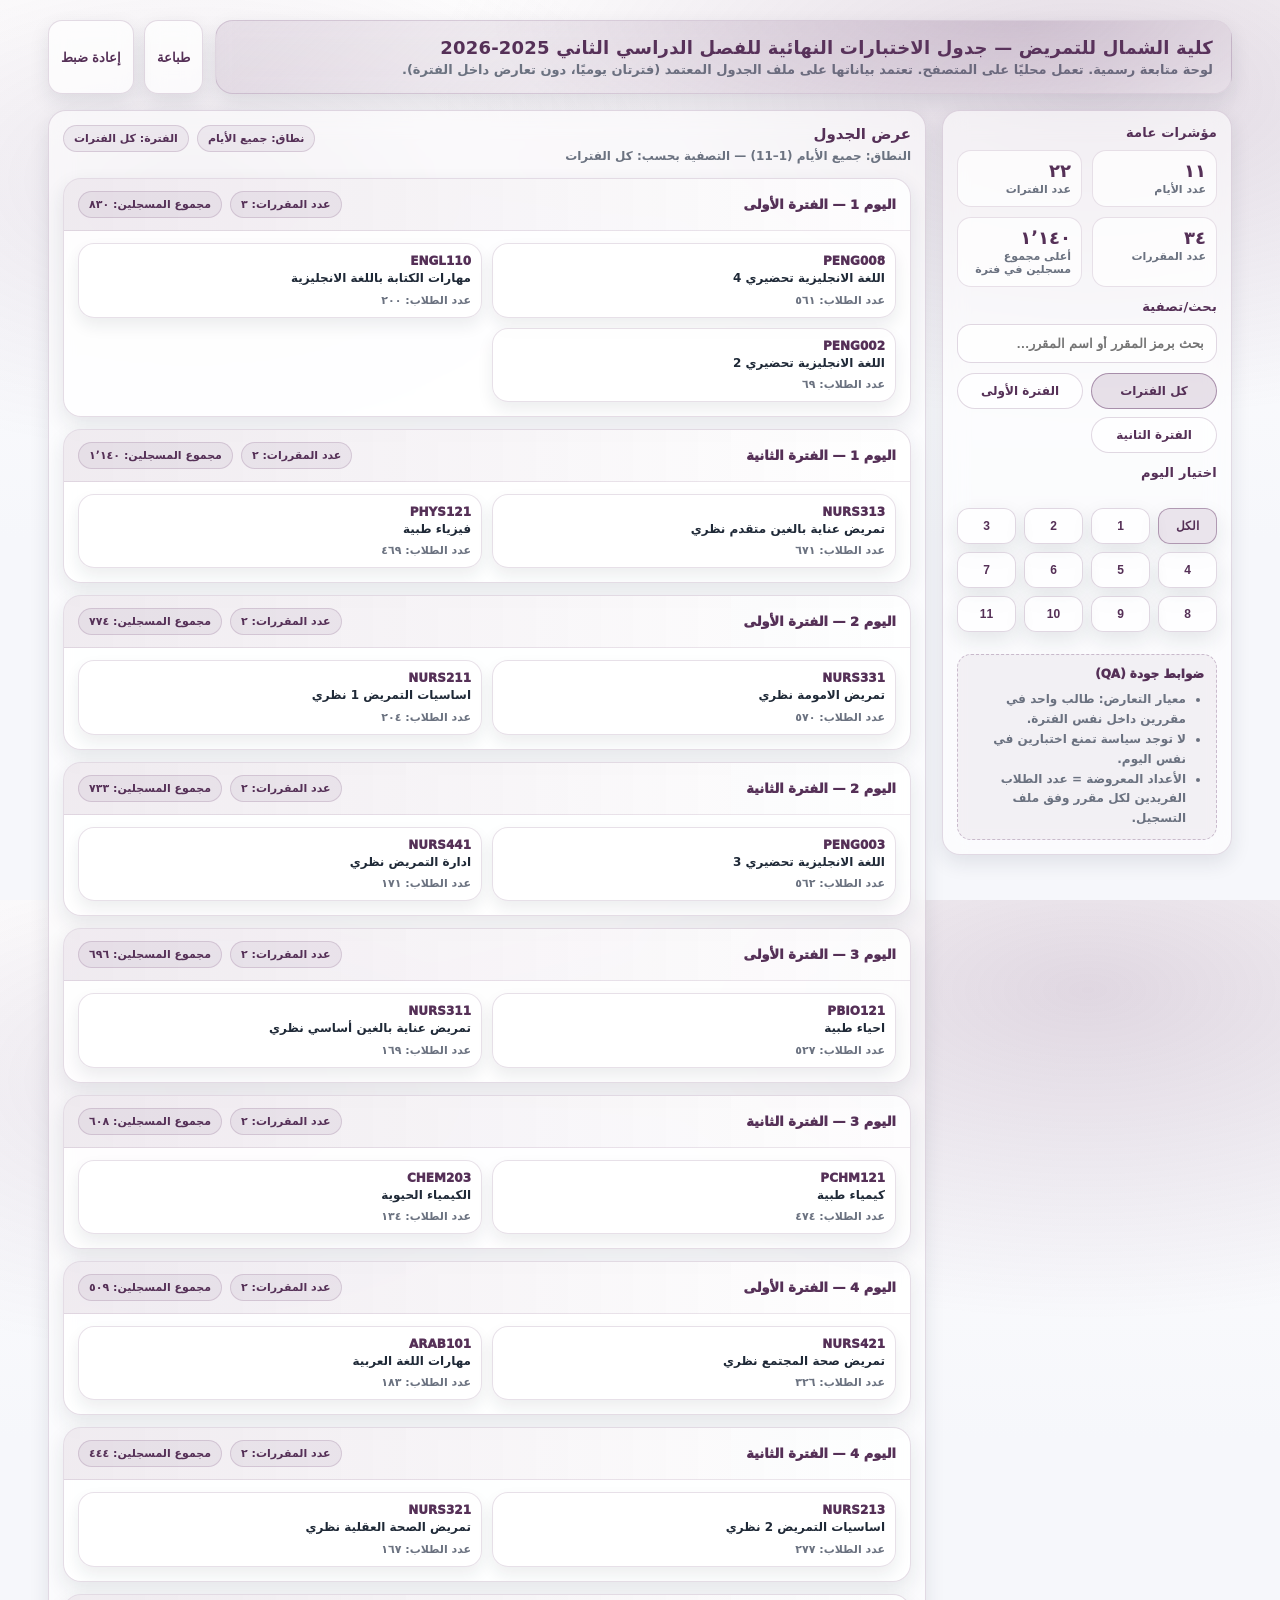
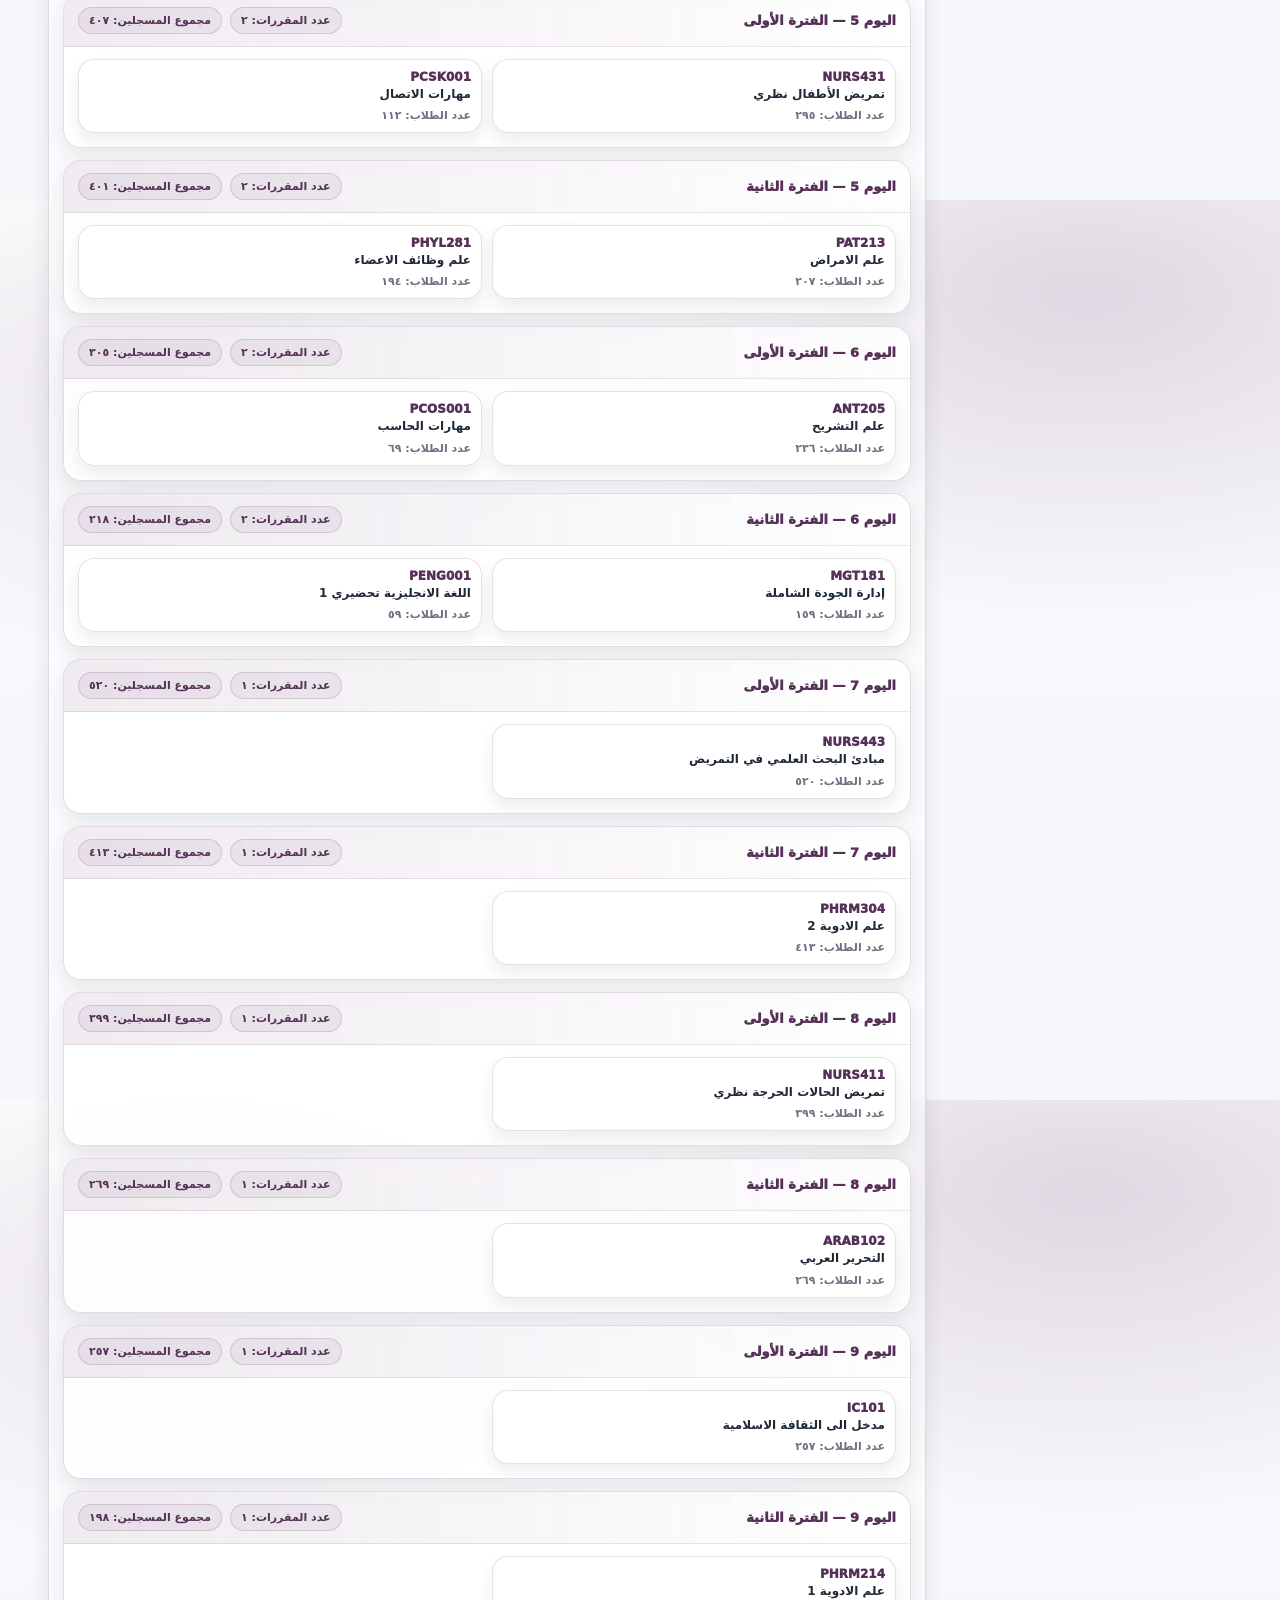
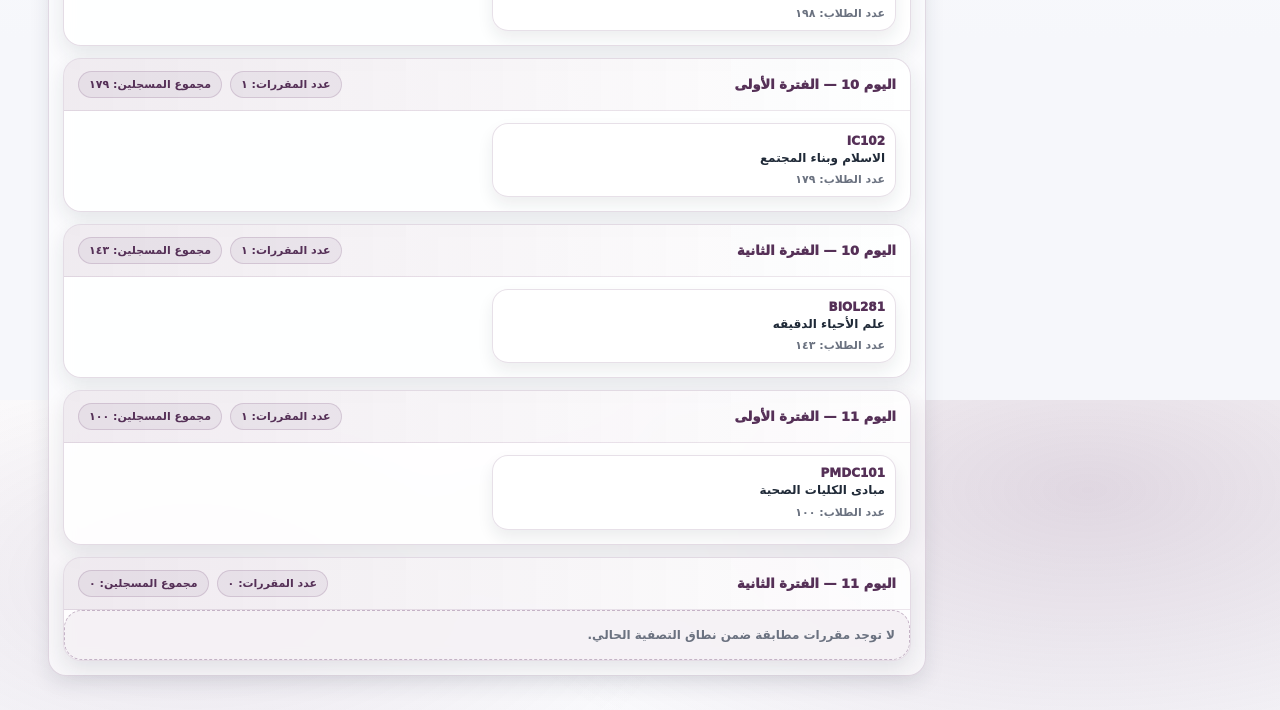
<file: testfinal262.html>
<!doctype html>
<html lang="ar" dir="rtl">
<head>
  <meta charset="utf-8" />
  <meta name="viewport" content="width=device-width, initial-scale=1" />
  <title>جدول الاختبارات النهائية (المقترح) للفصل الدراسي الثاني 2025-2026</title>

  <!-- Font: Cairo (uses local if available; falls back gracefully offline) -->
  <style>
    @font-face {
      font-family: "Cairo";
      src: local("Cairo");
      font-display: swap;
    }
  </style>

  <style>
    :root {
      --purple: #6a3e6e;
      --purple-2: #553057;
      --bg: #f6f7fb;
      --text: #1f2937;
      --muted: #6b7280;
      --card: rgba(255,255,255,0.55);
      --card-2: rgba(255,255,255,0.75);
      --border: rgba(106,62,110,0.18);
      --shadow: 0 12px 35px rgba(31,41,55,0.12);
      --shadow2: 0 8px 20px rgba(31,41,55,0.10);
      --radius: 18px;
    }

    * { box-sizing: border-box; }
    html, body { height: 100%; }
    body {
      margin: 0;
      font-family: "Cairo", system-ui, -apple-system, "Segoe UI", Arial, sans-serif;
      color: var(--text);
      background:
        radial-gradient(1200px 600px at 85% 10%, rgba(106,62,110,0.20), transparent 55%),
        radial-gradient(900px 500px at 15% 20%, rgba(106,62,110,0.12), transparent 55%),
        linear-gradient(180deg, #ffffff 0%, var(--bg) 60%);
    }

    /* Layout */
    .app {
      max-width: 1220px;
      margin: 0 auto;
      padding: 20px 18px 34px;
      display: grid;
      grid-template-columns: 290px 1fr;
      gap: 16px;
    }

    @media (max-width: 980px) {
      .app { grid-template-columns: 1fr; }
      .sidebar { position: relative; top: 0; }
    }

    /* Top bar */
    .topbar {
      grid-column: 1 / -1;
      display: flex;
      gap: 12px;
      align-items: stretch;
      justify-content: space-between;
    }

    .brand {
      flex: 1;
      padding: 16px 18px;
      border-radius: var(--radius);
      background: linear-gradient(135deg, rgba(106,62,110,0.12), rgba(255,255,255,0.65));
      border: 1px solid var(--border);
      box-shadow: var(--shadow2);
      backdrop-filter: blur(10px);
      -webkit-backdrop-filter: blur(10px);
      position: relative;
      overflow: hidden;
    }
    .brand::after {
      content: "";
      position: absolute;
      inset: -2px;
      background: radial-gradient(900px 300px at 80% 0%, rgba(106,62,110,0.25), transparent 60%);
      pointer-events: none;
    }
    .brand h1 {
      margin: 0 0 4px 0;
      font-size: 18px;
      font-weight: 800;
      color: var(--purple-2);
      letter-spacing: 0.2px;
    }
    .brand .sub {
      margin: 0;
      color: var(--muted);
      font-size: 13px;
      font-weight: 600;
    }

    .actions {
      display: flex;
      gap: 10px;
      align-items: stretch;
    }

    .btn {
      border: 1px solid var(--border);
      background: rgba(255,255,255,0.70);
      color: var(--purple-2);
      padding: 10px 12px;
      border-radius: 14px;
      box-shadow: var(--shadow2);
      cursor: pointer;
      font-weight: 800;
      font-size: 13px;
      transition: transform .12s ease, box-shadow .12s ease, background .12s ease;
      backdrop-filter: blur(10px);
      -webkit-backdrop-filter: blur(10px);
      white-space: nowrap;
      user-select: none;
    }
    .btn:hover {
      transform: translateY(-1px);
      box-shadow: var(--shadow);
      background: rgba(255,255,255,0.85);
    }

    /* Sidebar */
    .sidebar {
      position: sticky;
      top: 14px;
      height: fit-content;
      padding: 14px;
      border-radius: var(--radius);
      background: var(--card);
      border: 1px solid var(--border);
      box-shadow: var(--shadow2);
      backdrop-filter: blur(12px);
      -webkit-backdrop-filter: blur(12px);
    }

    .section-title {
      margin: 0 0 10px 0;
      font-size: 13px;
      font-weight: 900;
      color: var(--purple-2);
      letter-spacing: 0.2px;
    }

    .kpis {
      display: grid;
      grid-template-columns: 1fr 1fr;
      gap: 10px;
      margin-bottom: 12px;
    }
    .kpi {
      padding: 10px 10px;
      border-radius: 14px;
      background: rgba(255,255,255,0.70);
      border: 1px solid rgba(106,62,110,0.15);
    }
    .kpi .v {
      font-size: 18px;
      font-weight: 900;
      color: var(--purple-2);
      line-height: 1.1;
    }
    .kpi .l {
      font-size: 11px;
      color: var(--muted);
      font-weight: 700;
      margin-top: 2px;
    }

    .filters {
      display: grid;
      gap: 10px;
      margin-top: 10px;
    }
    .input {
      width: 100%;
      padding: 11px 12px;
      border-radius: 14px;
      border: 1px solid rgba(106,62,110,0.20);
      background: rgba(255,255,255,0.75);
      outline: none;
      box-shadow: inset 0 1px 0 rgba(255,255,255,0.7);
      font-weight: 700;
      color: var(--text);
    }
    .input:focus {
      border-color: rgba(106,62,110,0.40);
      box-shadow: 0 0 0 3px rgba(106,62,110,0.10);
    }

    .day-grid {
      display: grid;
      grid-template-columns: repeat(4, 1fr);
      gap: 8px;
      margin-top: 8px;
    }
    .day-btn {
      border: 1px solid rgba(106,62,110,0.20);
      background: rgba(255,255,255,0.70);
      color: var(--purple-2);
      border-radius: 12px;
      padding: 10px 0;
      cursor: pointer;
      font-weight: 900;
      font-size: 12px;
      box-shadow: var(--shadow2);
      transition: transform .12s ease, background .12s ease;
      user-select: none;
    }
    .day-btn:hover { transform: translateY(-1px); background: rgba(255,255,255,0.88); }
    .day-btn.active { background: rgba(106,62,110,0.12); border-color: rgba(106,62,110,0.45); }

    .toggle {
      display: grid;
      grid-template-columns: 1fr 1fr;
      gap: 8px;
    }
    .pill {
      text-align: center;
      border-radius: 999px;
      padding: 10px 8px;
      border: 1px solid rgba(106,62,110,0.20);
      background: rgba(255,255,255,0.70);
      color: var(--purple-2);
      font-weight: 900;
      font-size: 12px;
      cursor: pointer;
      user-select: none;
      transition: background .12s ease, transform .12s ease;
    }
    .pill:hover { transform: translateY(-1px); background: rgba(255,255,255,0.88); }
    .pill.active { background: rgba(106,62,110,0.14); border-color: rgba(106,62,110,0.50); }

    .note {
      margin-top: 12px;
      padding: 10px 12px;
      border-radius: 14px;
      background: rgba(106,62,110,0.06);
      border: 1px dashed rgba(106,62,110,0.30);
      color: var(--muted);
      font-size: 12px;
      line-height: 1.65;
      font-weight: 650;
    }

    /* Main */
    .main {
      padding: 14px;
      border-radius: var(--radius);
      background: var(--card);
      border: 1px solid var(--border);
      box-shadow: var(--shadow2);
      backdrop-filter: blur(12px);
      -webkit-backdrop-filter: blur(12px);
      min-height: 420px;
    }

    .main-head {
      display: flex;
      align-items: flex-start;
      justify-content: space-between;
      gap: 12px;
      margin-bottom: 12px;
    }
    .main-head h2 {
      margin: 0;
      font-size: 15px;
      font-weight: 900;
      color: var(--purple-2);
    }
    .main-head .meta {
      margin-top: 4px;
      font-size: 12px;
      color: var(--muted);
      font-weight: 750;
      line-height: 1.6;
    }

    .cards {
      display: grid;
      grid-template-columns: 1fr;
      gap: 12px;
    }

    .period-card {
      border-radius: var(--radius);
      background: rgba(255,255,255,0.78);
      border: 1px solid rgba(106,62,110,0.18);
      box-shadow: var(--shadow2);
      overflow: hidden;
    }

    .period-head {
      padding: 12px 14px;
      display: flex;
      align-items: center;
      justify-content: space-between;
      gap: 10px;
      background: linear-gradient(90deg, rgba(106,62,110,0.10), rgba(255,255,255,0.0));
      border-bottom: 1px solid rgba(106,62,110,0.12);
    }
    .period-title {
      font-weight: 950;
      color: var(--purple-2);
      font-size: 13px;
    }
    .badges {
      display: flex;
      gap: 8px;
      flex-wrap: wrap;
      justify-content: flex-start;
    }
    .badge {
      border-radius: 999px;
      padding: 6px 10px;
      font-size: 11px;
      font-weight: 850;
      color: var(--purple-2);
      background: rgba(106,62,110,0.08);
      border: 1px solid rgba(106,62,110,0.18);
      white-space: nowrap;
    }

    .courses {
      padding: 12px 14px 14px;
      display: grid;
      grid-template-columns: repeat(2, 1fr);
      gap: 10px;
    }
    @media (max-width: 980px) {
      .courses { grid-template-columns: 1fr; }
    }

    .course {
      border-radius: 16px;
      padding: 10px 10px;
      background: rgba(255,255,255,0.85);
      border: 1px solid rgba(106,62,110,0.16);
      box-shadow: 0 8px 16px rgba(31,41,55,0.08);
      min-height: 66px;
    }
    .course .code {
      font-weight: 950;
      color: var(--purple-2);
      font-size: 12px;
    }
    .course .name {
      margin-top: 2px;
      color: var(--text);
      font-weight: 750;
      font-size: 12px;
      line-height: 1.45;
    }
    .course .count {
      margin-top: 6px;
      color: var(--muted);
      font-weight: 850;
      font-size: 11px;
    }

    .empty {
      padding: 14px;
      border-radius: var(--radius);
      border: 1px dashed rgba(106,62,110,0.35);
      background: rgba(106,62,110,0.06);
      color: var(--muted);
      font-weight: 800;
      line-height: 1.7;
      font-size: 12px;
    }

    /* Print */
    @media print {
      body { background: #fff; }
      .sidebar, .actions { display: none !important; }
      .app { max-width: 100%; grid-template-columns: 1fr; padding: 0; }
      .topbar { margin: 0 0 10px 0; }
      .brand { box-shadow: none; border: 1px solid #ddd; }
      .main { box-shadow: none; border: 1px solid #ddd; }
      .period-card { box-shadow: none; }
      .course { box-shadow: none; }
    }
  </style>
</head>

<body>
  <div class="app">
    <div class="topbar">
      <div class="brand" aria-label="هوية الجهة">
        <h1>كلية الشمال للتمريض — جدول الاختبارات النهائية للفصل الدراسي الثاني 2025-2026</h1>
        <p class="sub">لوحة متابعة رسمية. تعمل محليًا على المتصفح. تعتمد بياناتها على ملف الجدول المعتمد (فترتان يوميًا، دون تعارض داخل الفترة).</p>
      </div>
      <div class="actions">
        <button class="btn" id="btnPrint" title="طباعة/حفظ PDF">طباعة</button>
        <button class="btn" id="btnReset" title="إعادة ضبط عوامل التصفية">إعادة ضبط</button>
      </div>
    </div>

    <aside class="sidebar" aria-label="مرشحات وعناصر تحكم">
      <div class="section-title">مؤشرات عامة</div>
      <div class="kpis" id="kpis"></div>

      <div class="section-title">بحث/تصفية</div>
      <div class="filters">
        <input class="input" id="q" type="search" placeholder="بحث برمز المقرر أو اسم المقرر…" />
        <div class="toggle" role="tablist" aria-label="تصفية بحسب الفترة">
          <div class="pill active" id="pillBoth" data-period="0" role="tab" aria-selected="true">كل الفترات</div>
          <div class="pill" id="pillP1" data-period="1" role="tab" aria-selected="false">الفترة الأولى</div>
          <div class="pill" id="pillP2" data-period="2" role="tab" aria-selected="false">الفترة الثانية</div>
        </div>

        <div class="section-title" style="margin-top: 2px;">اختيار اليوم</div>
        <div class="day-grid" id="dayGrid"></div>

        <div class="note">
          <div style="font-weight: 950; color: var(--purple-2); margin-bottom: 6px;">ضوابط جودة (QA)</div>
          <ul style="margin: 0; padding: 0 18px 0 0;">
            <li>معيار التعارض: طالب واحد في مقررين داخل نفس الفترة.</li>
            <li>لا توجد سياسة تمنع اختبارين في نفس اليوم.</li>
            <li>الأعداد المعروضة = عدد الطلاب الفريدين لكل مقرر وفق ملف التسجيل.</li>
          </ul>
        </div>
      </div>
    </aside>

    <main class="main" aria-label="محتوى الجدول">
      <div class="main-head">
        <div>
          <h2 id="viewTitle">عرض الجدول</h2>
          <div class="meta" id="viewMeta"></div>
        </div>
        <div class="badges" id="activeBadges"></div>
      </div>

      <div class="cards" id="cards"></div>
    </main>
  </div>

  <script>
    const DATA = {"meta": {"title": "جدول الاختبارات النهائية للفصل الدراسي الثاني 2025-2026", "institution_ar": "كلية الشمال للتمريض", "days": 11, "periods": 22, "courses": 34, "max_courses_in_period": 3, "max_students_sum_in_period": 1140}, "schedule": [{"day": 1, "period1": [{"raw": "PENG008 — اللغة الانجليزية تحضيري 4 (561)", "code": "PENG008", "name": "اللغة الانجليزية تحضيري 4", "count": 561}, {"raw": "ENGL110 — مهارات الكتابة باللغة الانجليزية (200)", "code": "ENGL110", "name": "مهارات الكتابة باللغة الانجليزية", "count": 200}, {"raw": "PENG002 — اللغة الانجليزية تحضيري 2 (69)", "code": "PENG002", "name": "اللغة الانجليزية تحضيري 2", "count": 69}], "period2": [{"raw": "NURS313 — تمريض عناية بالغين متقدم نظري (671)", "code": "NURS313", "name": "تمريض عناية بالغين متقدم نظري", "count": 671}, {"raw": "PHYS121 — فيزياء طبية (469)", "code": "PHYS121", "name": "فيزياء طبية", "count": 469}]}, {"day": 2, "period1": [{"raw": "NURS331 — تمريض الامومة نظري (570)", "code": "NURS331", "name": "تمريض الامومة نظري", "count": 570}, {"raw": "NURS211 — اساسيات التمريض 1 نظري (204)", "code": "NURS211", "name": "اساسيات التمريض 1 نظري", "count": 204}], "period2": [{"raw": "PENG003 — اللغة الانجليزية تحضيري 3 (562)", "code": "PENG003", "name": "اللغة الانجليزية تحضيري 3", "count": 562}, {"raw": "NURS441 — ادارة   التمريض نظري (171)", "code": "NURS441", "name": "ادارة   التمريض نظري", "count": 171}]}, {"day": 3, "period1": [{"raw": "PBIO121 — احياء طبية (527)", "code": "PBIO121", "name": "احياء طبية", "count": 527}, {"raw": "NURS311 — تمريض عناية بالغين أساسي نظري (169)", "code": "NURS311", "name": "تمريض عناية بالغين أساسي نظري", "count": 169}], "period2": [{"raw": "PCHM121 — كيمياء طبية (474)", "code": "PCHM121", "name": "كيمياء طبية", "count": 474}, {"raw": "CHEM203 — الكيمياء الحيوية (134)", "code": "CHEM203", "name": "الكيمياء الحيوية", "count": 134}]}, {"day": 4, "period1": [{"raw": "NURS421 — تمريض صحة المجتمع نظري (326)", "code": "NURS421", "name": "تمريض صحة المجتمع نظري", "count": 326}, {"raw": "ARAB101 — مهارات اللغة العربية (183)", "code": "ARAB101", "name": "مهارات اللغة العربية", "count": 183}], "period2": [{"raw": "NURS213 — اساسيات التمريض 2 نظري (277)", "code": "NURS213", "name": "اساسيات التمريض 2 نظري", "count": 277}, {"raw": "NURS321 — تمريض الصحة العقلية نظري (167)", "code": "NURS321", "name": "تمريض الصحة العقلية نظري", "count": 167}]}, {"day": 5, "period1": [{"raw": "NURS431 — تمريض الأطفال نظري (295)", "code": "NURS431", "name": "تمريض الأطفال نظري", "count": 295}, {"raw": "PCSK001 — مهارات الاتصال (112)", "code": "PCSK001", "name": "مهارات الاتصال", "count": 112}], "period2": [{"raw": "PAT213 — علم الامراض (207)", "code": "PAT213", "name": "علم الامراض", "count": 207}, {"raw": "PHYL281 — علم وظائف الاعضاء (194)", "code": "PHYL281", "name": "علم وظائف الاعضاء", "count": 194}]}, {"day": 6, "period1": [{"raw": "ANT205 — علم التشريح (236)", "code": "ANT205", "name": "علم التشريح", "count": 236}, {"raw": "PCOS001 — مهارات الحاسب (69)", "code": "PCOS001", "name": "مهارات الحاسب", "count": 69}], "period2": [{"raw": "MGT181 — إدارة الجودة الشاملة (159)", "code": "MGT181", "name": "إدارة الجودة الشاملة", "count": 159}, {"raw": "PENG001 — اللغة الانجليزية تحضيري 1 (59)", "code": "PENG001", "name": "اللغة الانجليزية تحضيري 1", "count": 59}]}, {"day": 7, "period1": [{"raw": "NURS443 — مبادئ البحث العلمي في التمريض (520)", "code": "NURS443", "name": "مبادئ البحث العلمي في التمريض", "count": 520}], "period2": [{"raw": "PHRM304 — علم الادوية 2 (413)", "code": "PHRM304", "name": "علم الادوية 2", "count": 413}]}, {"day": 8, "period1": [{"raw": "NURS411 — تمريض الحالات الحرجة نظري (399)", "code": "NURS411", "name": "تمريض الحالات الحرجة نظري", "count": 399}], "period2": [{"raw": "ARAB102 — التحرير العربي (269)", "code": "ARAB102", "name": "التحرير العربي", "count": 269}]}, {"day": 9, "period1": [{"raw": "IC101 — مدخل الى الثقافة الاسلامية (257)", "code": "IC101", "name": "مدخل الى الثقافة الاسلامية", "count": 257}], "period2": [{"raw": "PHRM214 — علم الادوية 1 (198)", "code": "PHRM214", "name": "علم الادوية 1", "count": 198}]}, {"day": 10, "period1": [{"raw": "IC102 — الاسلام وبناء المجتمع (179)", "code": "IC102", "name": "الاسلام وبناء المجتمع", "count": 179}], "period2": [{"raw": "BIOL281 — علم الأحياء الدقيقه (143)", "code": "BIOL281", "name": "علم الأحياء الدقيقه", "count": 143}]}, {"day": 11, "period1": [{"raw": "PMDC101 — مبادى الكليات الصحية (100)", "code": "PMDC101", "name": "مبادى الكليات الصحية", "count": 100}], "period2": []}]};

    const state = {
      day: 0,        // 0 = all
      period: 0,     // 0 = both, 1 = period1, 2 = period2
      q: ""
    };

    const el = (id) => document.getElementById(id);

    function fmtNum(n) {
      try { return new Intl.NumberFormat('ar-SA').format(n); }
      catch (_) { return String(n); }
    }

    function kpi(label, value) {
      return `
        <div class="kpi">
          <div class="v">${fmtNum(value)}</div>
          <div class="l">${label}</div>
        </div>
      `;
    }

    function badge(text) {
      return `<span class="badge">${text}</span>`;
    }

    function courseCard(c) {
      const count = (c.count === null || c.count === undefined) ? "—" : fmtNum(c.count);
      const name = c.name ? c.name : "";
      return `
        <div class="course">
          <div class="code">${escapeHtml(c.code)}</div>
          <div class="name">${escapeHtml(name)}</div>
          <div class="count">عدد الطلاب: ${count}</div>
        </div>
      `;
    }

    function escapeHtml(s) {
      if (s === null || s === undefined) return "";
      return String(s)
        .replaceAll("&", "&amp;")
        .replaceAll("<", "&lt;")
        .replaceAll(">", "&gt;")
        .replaceAll('"', "&quot;")
        .replaceAll("'", "&#039;");
    }

    function periodTitle(day, period) {
      return `اليوم ${day} — الفترة ${period === 1 ? "الأولى" : "الثانية"}`;
    }

    function filterCourses(courses) {
      if (!state.q) return courses;
      const q = state.q.trim().toLowerCase();
      return courses.filter(c => {
        const hay = `${c.code} ${c.name || ""}`.toLowerCase();
        return hay.includes(q);
      });
    }

    function renderKpis() {
      const m = DATA.meta;
      el("kpis").innerHTML = [
        kpi("عدد الأيام", m.days),
        kpi("عدد الفترات", m.periods),
        kpi("عدد المقررات", m.courses),
        kpi("أعلى مجموع مسجلين في فترة", m.max_students_sum_in_period),
      ].join("");
    }

    function renderDayGrid() {
      const days = DATA.meta.days;
      const items = [];
      items.push(`<button class="day-btn ${state.day===0?'active':''}" data-day="0">الكل</button>`);
      for (let d=1; d<=days; d++) {
        items.push(`<button class="day-btn ${state.day===d?'active':''}" data-day="${d}">${d}</button>`);
      }
      el("dayGrid").innerHTML = items.join("");

      el("dayGrid").querySelectorAll(".day-btn").forEach(btn => {
        btn.addEventListener("click", () => {
          state.day = Number(btn.dataset.day);
          renderDayGrid();
          renderMain();
        });
      });
    }

    function setPillActive(period) {
      state.period = period;
      const pills = [el("pillBoth"), el("pillP1"), el("pillP2")];
      pills.forEach(p => p.classList.remove("active"));
      pills.forEach(p => p.setAttribute("aria-selected", "false"));

      const chosen = period === 0 ? el("pillBoth") : (period === 1 ? el("pillP1") : el("pillP2"));
      chosen.classList.add("active");
      chosen.setAttribute("aria-selected", "true");
    }

    function renderBadges() {
      const b = [];
      if (state.day === 0) b.push(badge("نطاق: جميع الأيام"));
      else b.push(badge(`نطاق: اليوم ${state.day}`));

      if (state.period === 0) b.push(badge("الفترة: كل الفترات"));
      if (state.period === 1) b.push(badge("الفترة: الأولى"));
      if (state.period === 2) b.push(badge("الفترة: الثانية"));

      if (state.q) b.push(badge(`بحث: ${escapeHtml(state.q)}`));

      el("activeBadges").innerHTML = b.join("");
    }

    function renderMain() {
      const days = DATA.meta.days;

      // Title/meta
      const scope = state.day === 0 ? `جميع الأيام (1–${days})` : `اليوم ${state.day}`;
      const per = state.period === 0 ? "كل الفترات" : (state.period === 1 ? "الفترة الأولى" : "الفترة الثانية");
      el("viewTitle").textContent = "عرض الجدول";
      el("viewMeta").innerHTML = `النطاق: <b>${scope}</b> — التصفية بحسب: <b>${per}</b>${state.q ? ` — عبارة البحث: <b>${escapeHtml(state.q)}</b>` : ""}`;
      renderBadges();

      // Build cards
      const cards = [];
      const sched = DATA.schedule.slice().sort((a,b) => a.day - b.day);

      for (const dayItem of sched) {
        if (state.day !== 0 && dayItem.day !== state.day) continue;

        const day = dayItem.day;

        const periodsToShow = [];
        if (state.period === 0 || state.period === 1) periodsToShow.push({k:"period1", p:1, list: dayItem.period1});
        if (state.period === 0 || state.period === 2) periodsToShow.push({k:"period2", p:2, list: dayItem.period2});

        for (const p of periodsToShow) {
          const filtered = filterCourses(p.list);
          if (state.q && filtered.length === 0) continue;

          const studentsSum = filtered.reduce((acc, c) => acc + (c.count || 0), 0);

          const body = filtered.length
            ? `<div class="courses">${filtered.map(courseCard).join("")}</div>`
            : `<div class="empty">لا توجد مقررات مطابقة ضمن نطاق التصفية الحالي.</div>`;

          cards.push(`
            <section class="period-card">
              <div class="period-head">
                <div class="period-title">${periodTitle(day, p.p)}</div>
                <div class="badges">
                  <span class="badge">عدد المقررات: ${fmtNum(filtered.length)}</span>
                  <span class="badge">مجموع المسجلين: ${fmtNum(studentsSum)}</span>
                </div>
              </div>
              ${body}
            </section>
          `);
        }
      }

      el("cards").innerHTML = cards.length
        ? cards.join("")
        : `<div class="empty">
             لا توجد نتائج ضمن نطاق التصفية المحدد. يُرجى تعديل اليوم/الفترة أو عبارة البحث.
           </div>`;
    }

    // Wire events
    el("q").addEventListener("input", (e) => {
      state.q = e.target.value || "";
      renderMain();
    });

    [el("pillBoth"), el("pillP1"), el("pillP2")].forEach(pill => {
      pill.addEventListener("click", () => {
        setPillActive(Number(pill.dataset.period));
        renderMain();
      });
    });

    el("btnReset").addEventListener("click", () => {
      state.day = 0;
      setPillActive(0);
      state.q = "";
      el("q").value = "";
      renderDayGrid();
      renderMain();
    });

    el("btnPrint").addEventListener("click", () => window.print());

    // Initial render
    renderKpis();
    renderDayGrid();
    renderMain();
  </script>
</body>
</html>
</file>
